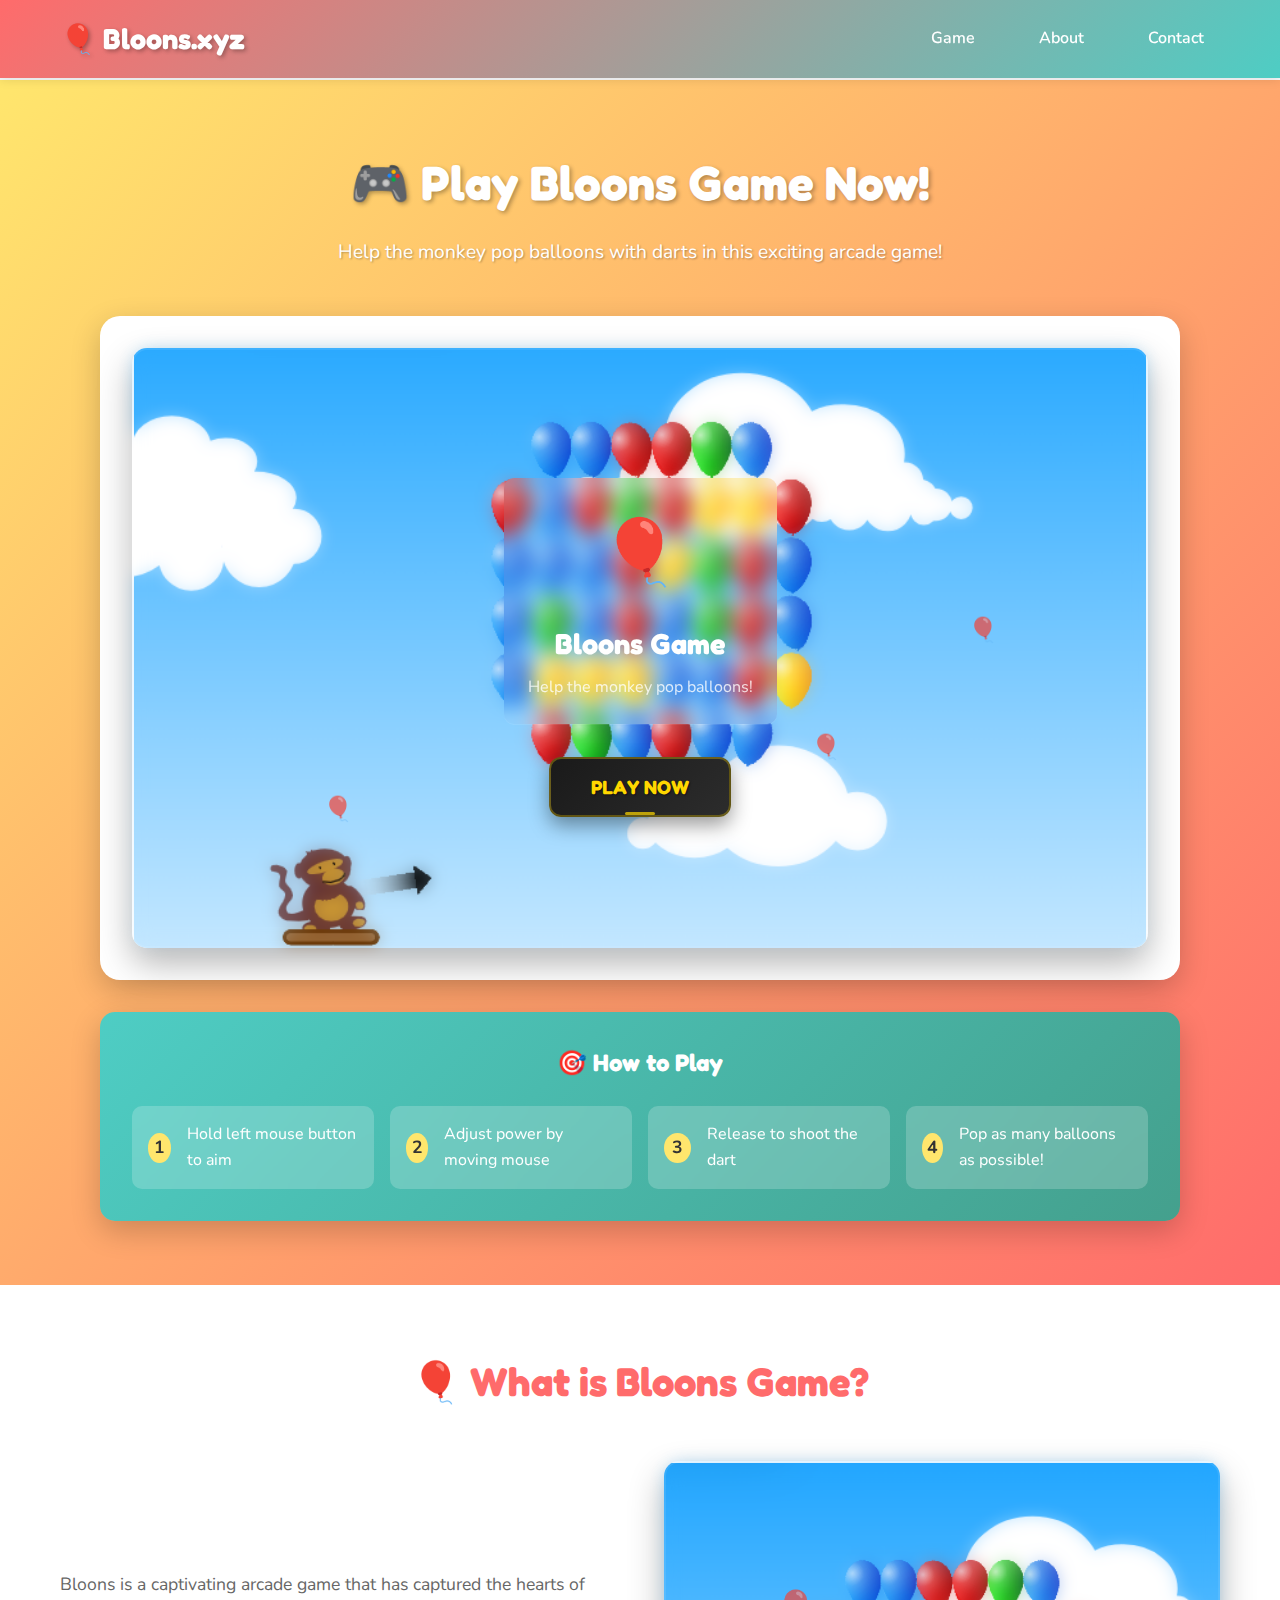
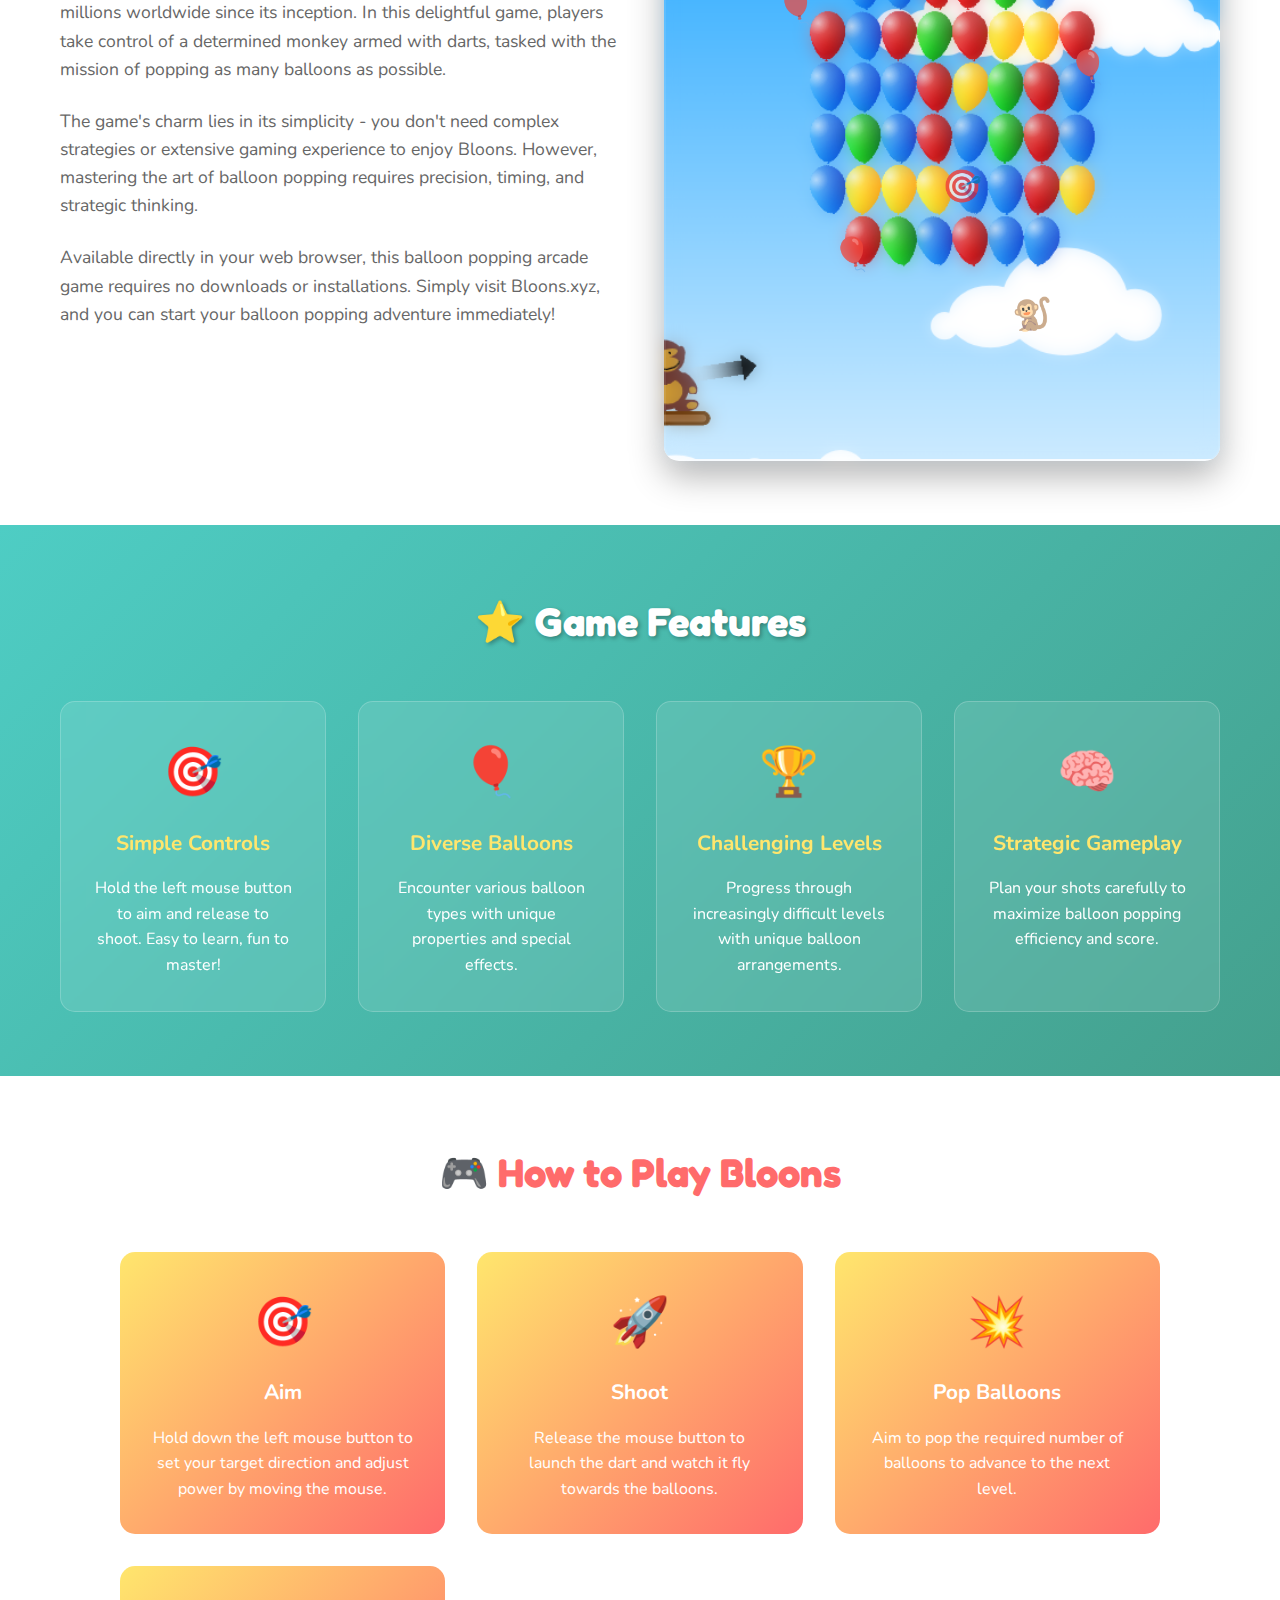
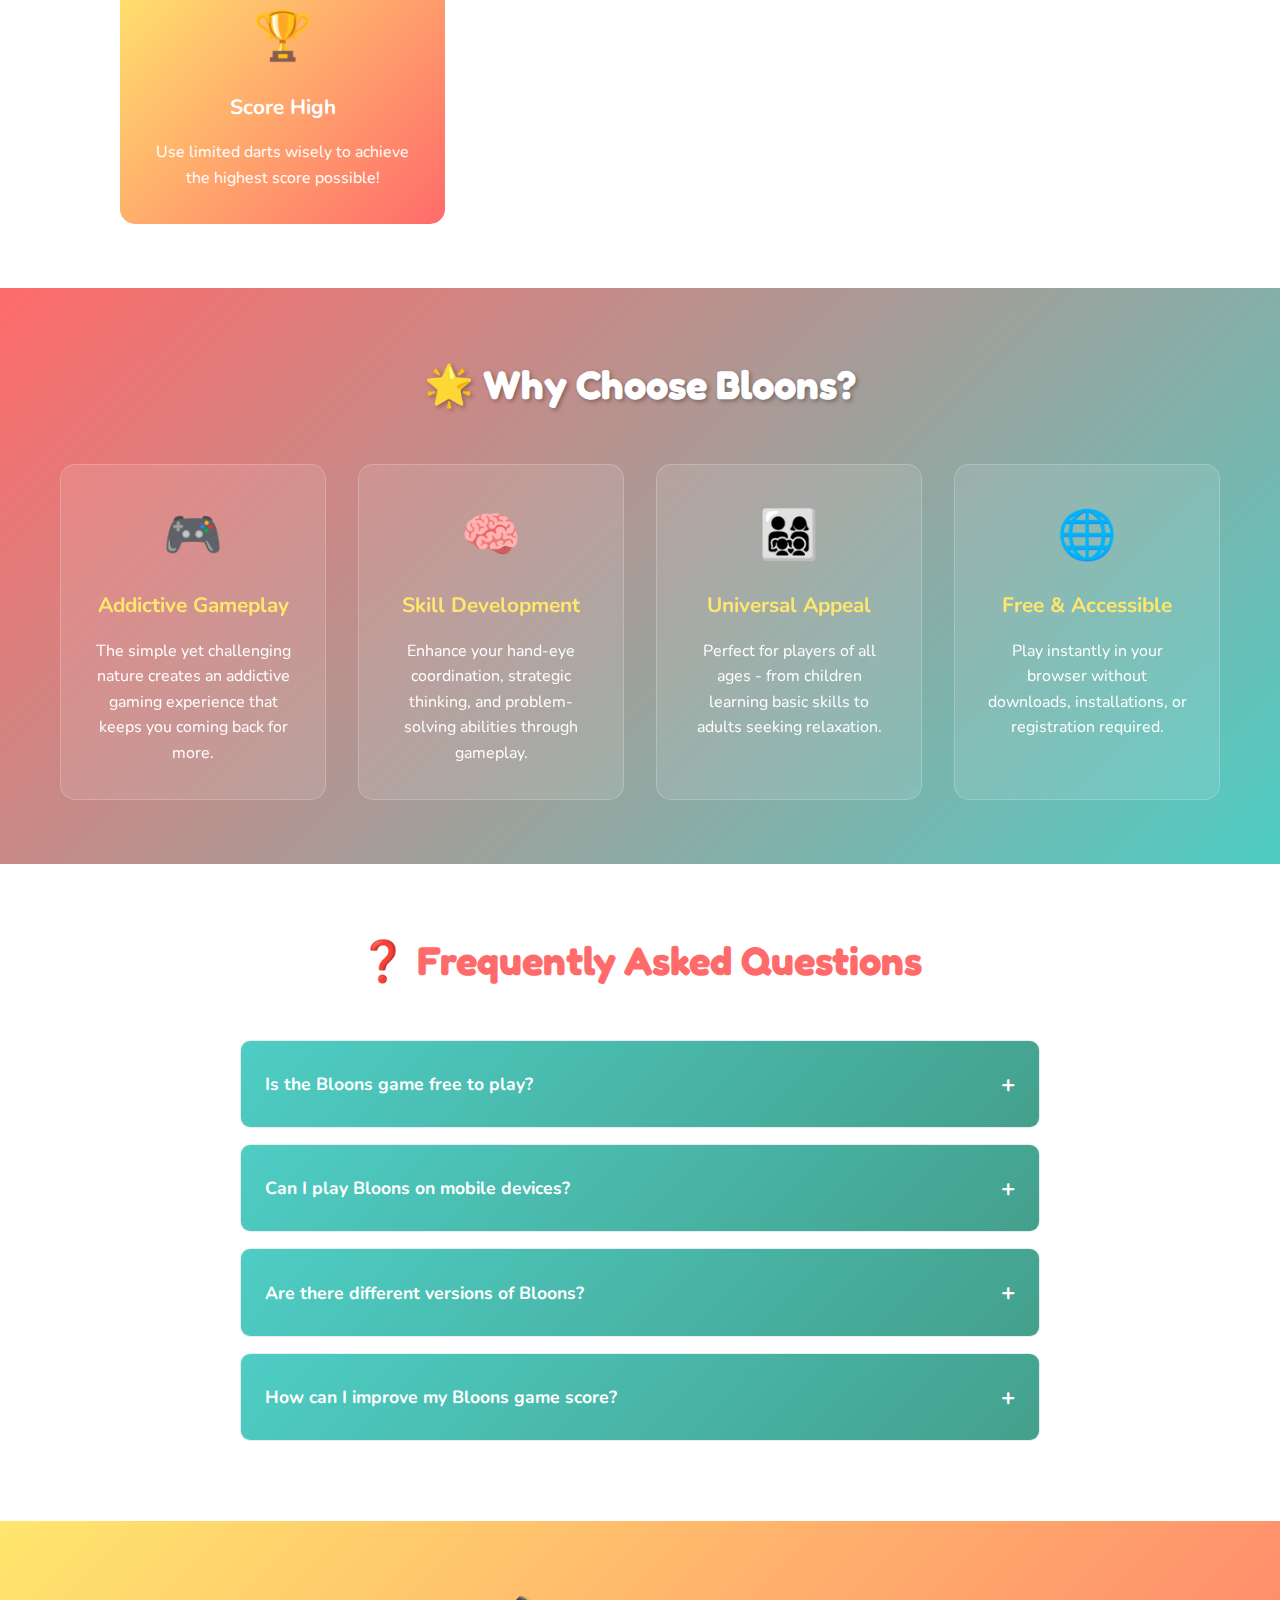
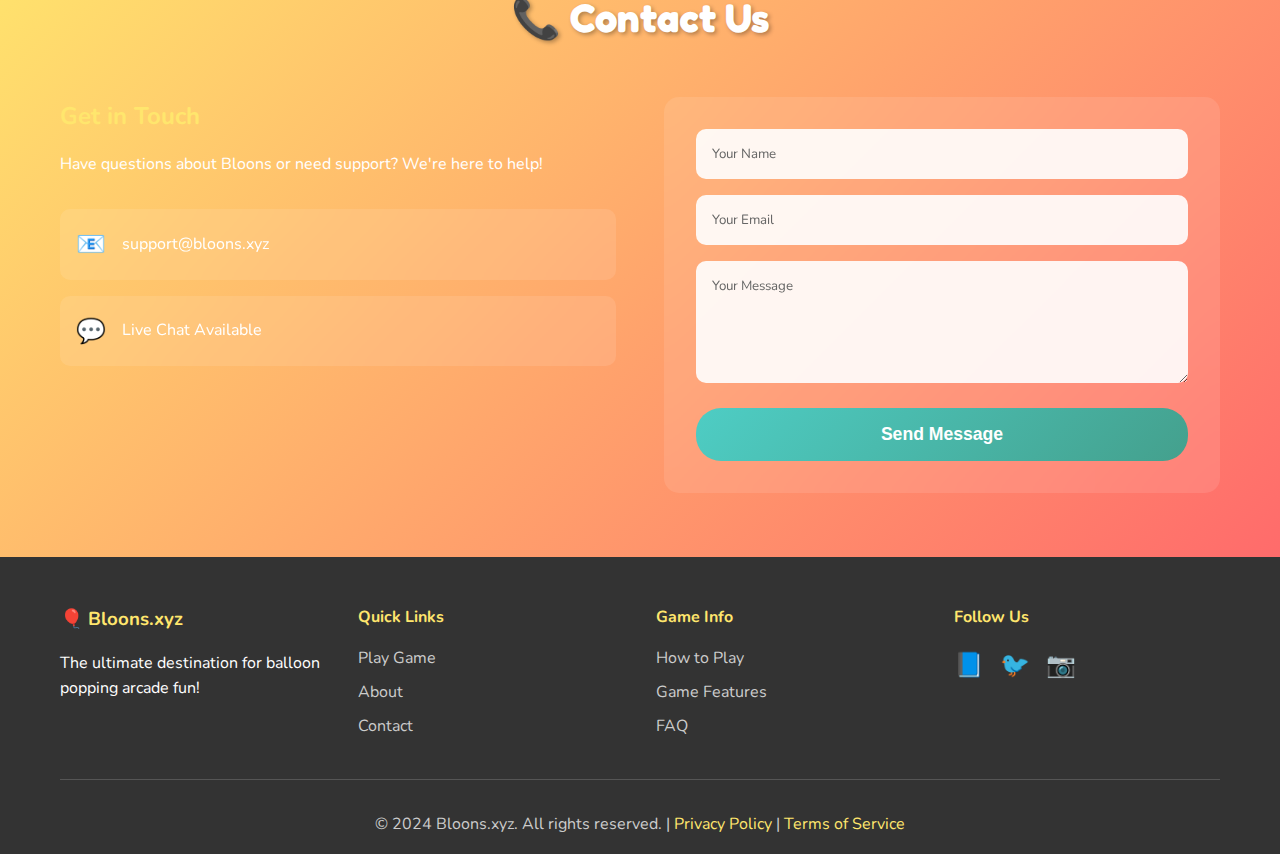
<file: index.html>
<!DOCTYPE html>
<html lang="en">
<head>
    <meta charset="UTF-8">
    <meta name="viewport" content="width=device-width, initial-scale=1.0">
    <title>Bloons Game - Play Free Balloon Popping Arcade Online | Bloons.xyz</title>
    <meta name="description" content="Play Bloons game free online! Help the monkey pop balloons with darts in this addictive arcade game. Simple controls, challenging levels, endless fun at Bloons.xyz">
    <meta name="keywords" content="Bloons, balloon popping arcade game, free online games, monkey dart game, arcade games">
    <meta name="author" content="Bloons.xyz">
    <link rel="stylesheet" href="styles.css">
    <link href="https://fonts.googleapis.com/css2?family=Fredoka+One:wght@400&family=Nunito:wght@400;600;700&display=swap" rel="stylesheet">
    <link rel="icon" type="image/svg+xml" href="favicon.svg">
    <link rel="apple-touch-icon" href="icon-192.svg">
    <link rel="manifest" href="manifest.json">
    
    <!-- Google tag (gtag.js) -->
    <script async src="https://www.googletagmanager.com/gtag/js?id=G-GKGJ4Y5ZN8"></script>
    <script>
      window.dataLayer = window.dataLayer || [];
      function gtag(){dataLayer.push(arguments);}
      gtag('js', new Date());

      gtag('config', 'G-GKGJ4Y5ZN8');
    </script>
    
    <!-- Google AdSense -->
    <meta name="google-adsense-account" content="ca-pub-1893638941587898">
    <script async src="https://pagead2.googlesyndication.com/pagead/js/adsbygoogle.js?client=ca-pub-1893638941587898"
         crossorigin="anonymous"></script>
</head>
<body>
    <!-- Navigation -->
    <nav class="navbar">
        <div class="nav-container">
            <div class="nav-logo">
                <h1>🎈 Bloons.xyz</h1>
            </div>
            <ul class="nav-menu">
                <li><a href="#game" class="nav-link">Game</a></li>
                <li><a href="#about" class="nav-link">About</a></li>
                <li><a href="#contact" class="nav-link">Contact</a></li>
            </ul>
            <div class="hamburger">
                <span class="bar"></span>
                <span class="bar"></span>
                <span class="bar"></span>
            </div>
        </div>
    </nav>

    <!-- Hero Game Section -->
    <section id="game" class="hero-game">
        <div class="game-header">
            <h2>🎮 Play Bloons Game Now!</h2>
            <p>Help the monkey pop balloons with darts in this exciting arcade game!</p>
        </div>
        <div class="game-container">
            <div class="game-preview" id="gamePreview">
                <div class="game-thumbnail">
                    <div class="thumbnail-content">
                        <div class="game-icon">🎈</div>
                        <h3>Bloons Game</h3>
                        <p>Help the monkey pop balloons!</p>
                    </div>
                </div>
                <button class="play-now-btn" id="playNowBtn">
                    <span class="btn-text">PLAY NOW</span>
                    <div class="btn-indicator"></div>
                </button>
            </div>
            <div class="game-iframe-wrapper" id="gameIframe" style="display: none;">
                <div class="iframe-background">
                        <iframe 
                            src="https://www.miniplay.com/embed/bloons"
                            width="100%" 
                            height="600" 
                            frameborder="0" 
                            allowfullscreen
                            title="Bloons Game"
                            loading="lazy">
                        </iframe>
                </div>
            </div>
        </div>
        
        <div class="game-instructions">
                    <h3>🎯 How to Play</h3>
                    <div class="instruction-steps">
                        <div class="step">
                            <span class="step-number">1</span>
                            <p>Hold left mouse button to aim</p>
                        </div>
                        <div class="step">
                            <span class="step-number">2</span>
                            <p>Adjust power by moving mouse</p>
                        </div>
                        <div class="step">
                            <span class="step-number">3</span>
                            <p>Release to shoot the dart</p>
                        </div>
                        <div class="step">
                            <span class="step-number">4</span>
                            <p>Pop as many balloons as possible!</p>
                        </div>
                    </div>
                </div>
        </div>
    </section>

    <!-- What is Bloons Section -->
    <section class="what-is-bloons">
        <div class="container">
            <h2>🎈 What is Bloons Game?</h2>
            <div class="content-grid">
                <div class="text-content">
                    <p>Bloons is a captivating arcade game that has captured the hearts of millions worldwide since its inception. In this delightful game, players take control of a determined monkey armed with darts, tasked with the mission of popping as many balloons as possible.</p>
                    <p>The game's charm lies in its simplicity - you don't need complex strategies or extensive gaming experience to enjoy Bloons. However, mastering the art of balloon popping requires precision, timing, and strategic thinking.</p>
                    <p>Available directly in your web browser, this balloon popping arcade game requires no downloads or installations. Simply visit Bloons.xyz, and you can start your balloon popping adventure immediately!</p>
                </div>
                <div class="image-content">
                    <div class="game-preview">
                        <div class="balloon balloon-1">🎈</div>
                        <div class="balloon balloon-2">🎈</div>
                        <div class="balloon balloon-3">🎈</div>
                        <div class="monkey">🐒</div>
                        <div class="dart">🎯</div>
                    </div>
                </div>
            </div>
        </div>
    </section>

    <!-- Game Features Section -->
    <section class="game-features">
        <div class="container">
            <h2>⭐ Game Features</h2>
            <div class="features-grid">
                <div class="feature-card">
                    <div class="feature-icon">🎯</div>
                    <h3>Simple Controls</h3>
                    <p>Hold the left mouse button to aim and release to shoot. Easy to learn, fun to master!</p>
                </div>
                <div class="feature-card">
                    <div class="feature-icon">🎈</div>
                    <h3>Diverse Balloons</h3>
                    <p>Encounter various balloon types with unique properties and special effects.</p>
                </div>
                <div class="feature-card">
                    <div class="feature-icon">🏆</div>
                    <h3>Challenging Levels</h3>
                    <p>Progress through increasingly difficult levels with unique balloon arrangements.</p>
                </div>
                <div class="feature-card">
                    <div class="feature-icon">🧠</div>
                    <h3>Strategic Gameplay</h3>
                    <p>Plan your shots carefully to maximize balloon popping efficiency and score.</p>
                </div>
            </div>
        </div>
    </section>

    <!-- How to Play Section -->
    <section class="how-to-play">
        <div class="container">
            <h2>🎮 How to Play Bloons</h2>
        </div>
        <div class="play-steps">
                <div class="play-step">
                    <div class="step-icon">🎯</div>
                    <h3>Aim</h3>
                    <p>Hold down the left mouse button to set your target direction and adjust power by moving the mouse.</p>
                </div>
                <div class="play-step">
                    <div class="step-icon">🚀</div>
                    <h3>Shoot</h3>
                    <p>Release the mouse button to launch the dart and watch it fly towards the balloons.</p>
                </div>
                <div class="play-step">
                    <div class="step-icon">💥</div>
                    <h3>Pop Balloons</h3>
                    <p>Aim to pop the required number of balloons to advance to the next level.</p>
                </div>
                <div class="play-step">
                    <div class="step-icon">🏆</div>
                    <h3>Score High</h3>
                    <p>Use limited darts wisely to achieve the highest score possible!</p>
                </div>
        </div>
    </section>

    <!-- Why Choose Section -->
    <section class="why-choose">
        <div class="container">
            <h2>🌟 Why Choose Bloons?</h2>
            <div class="benefits-grid">
                <div class="benefit-item">
                    <div class="benefit-icon">🎮</div>
                    <h3>Addictive Gameplay</h3>
                    <p>The simple yet challenging nature creates an addictive gaming experience that keeps you coming back for more.</p>
                </div>
                <div class="benefit-item">
                    <div class="benefit-icon">🧠</div>
                    <h3>Skill Development</h3>
                    <p>Enhance your hand-eye coordination, strategic thinking, and problem-solving abilities through gameplay.</p>
                </div>
                <div class="benefit-item">
                    <div class="benefit-icon">👨‍👩‍👧‍👦</div>
                    <h3>Universal Appeal</h3>
                    <p>Perfect for players of all ages - from children learning basic skills to adults seeking relaxation.</p>
                </div>
                <div class="benefit-item">
                    <div class="benefit-icon">🌐</div>
                    <h3>Free & Accessible</h3>
                    <p>Play instantly in your browser without downloads, installations, or registration required.</p>
                </div>
            </div>
        </div>
    </section>

    <!-- FAQ Section -->
    <section class="faq">
        <div class="container">
            <h2>❓ Frequently Asked Questions</h2>
            <div class="faq-list">
                <div class="faq-item">
                    <div class="faq-question">
                        <h3>Is the Bloons game free to play?</h3>
                        <span class="faq-toggle">+</span>
                    </div>
                    <div class="faq-answer">
                        <p>Yes, Bloons is completely free to play on Bloons.xyz. No registration, downloads, or payments are required to enjoy this balloon popping arcade game.</p>
                    </div>
                </div>
                <div class="faq-item">
                    <div class="faq-question">
                        <h3>Can I play Bloons on mobile devices?</h3>
                        <span class="faq-toggle">+</span>
                    </div>
                    <div class="faq-answer">
                        <p>While the original Bloons game is optimized for web browsers, there are mobile versions available. For the best experience, we recommend playing on Bloons.xyz using your device's web browser.</p>
                    </div>
                </div>
                <div class="faq-item">
                    <div class="faq-question">
                        <h3>Are there different versions of Bloons?</h3>
                        <span class="faq-toggle">+</span>
                    </div>
                    <div class="faq-answer">
                        <p>Yes, the Bloons franchise includes multiple games: Bloons (original balloon popping arcade game), Bloons Tower Defense (strategy-based version), Bloons Super Monkey (action-oriented gameplay), and various other spin-offs and sequels.</p>
                    </div>
                </div>
                <div class="faq-item">
                    <div class="faq-question">
                        <h3>How can I improve my Bloons game score?</h3>
                        <span class="faq-toggle">+</span>
                    </div>
                    <div class="faq-answer">
                        <p>To improve your Bloons score: practice precise aiming and power control, study balloon patterns and plan your shots strategically, learn to maximize dart efficiency by hitting multiple balloons, and take advantage of special balloon properties and effects.</p>
                    </div>
                </div>
            </div>
        </div>
    </section>

    <!-- Contact Section -->
    <section id="contact" class="contact">
        <div class="container">
            <h2>📞 Contact Us</h2>
            <div class="contact-content">
                <div class="contact-info">
                    <h3>Get in Touch</h3>
                    <p>Have questions about Bloons or need support? We're here to help!</p>
                    <div class="contact-methods">
                        <div class="contact-method">
                            <span class="contact-icon">📧</span>
                            <span>support@bloons.xyz</span>
                        </div>
                        <div class="contact-method">
                            <span class="contact-icon">💬</span>
                            <span>Live Chat Available</span>
                        </div>
                    </div>
                </div>
                <div class="contact-form">
                    <form>
                        <input type="text" placeholder="Your Name" required>
                        <input type="email" placeholder="Your Email" required>
                        <textarea placeholder="Your Message" rows="5" required></textarea>
                        <button type="submit" class="submit-btn">Send Message</button>
                    </form>
                </div>
            </div>
        </div>
    </section>

    <!-- Footer -->
    <footer class="footer">
        <div class="container">
            <div class="footer-content">
                <div class="footer-section">
                    <h3>🎈 Bloons.xyz</h3>
                    <p>The ultimate destination for balloon popping arcade fun!</p>
                </div>
                <div class="footer-section">
                    <h4>Quick Links</h4>
                    <ul>
                        <li><a href="#game">Play Game</a></li>
                        <li><a href="#about">About</a></li>
                        <li><a href="#contact">Contact</a></li>
                    </ul>
                </div>
                <div class="footer-section">
                    <h4>Game Info</h4>
                    <ul>
                        <li><a href="#">How to Play</a></li>
                        <li><a href="#">Game Features</a></li>
                        <li><a href="#">FAQ</a></li>
                    </ul>
                </div>
                <div class="footer-section">
                    <h4>Follow Us</h4>
                    <div class="social-links">
                        <a href="#" class="social-link">📘</a>
                        <a href="#" class="social-link">🐦</a>
                        <a href="#" class="social-link">📷</a>
                    </div>
                </div>
            </div>
            <div class="footer-bottom">
                <p>&copy; 2024 Bloons.xyz. All rights reserved. | <a href="#privacy">Privacy Policy</a> | <a href="#terms">Terms of Service</a></p>
            </div>
        </div>
    </footer>

    <script src="script.js"></script>
</body>
</html>
</file>
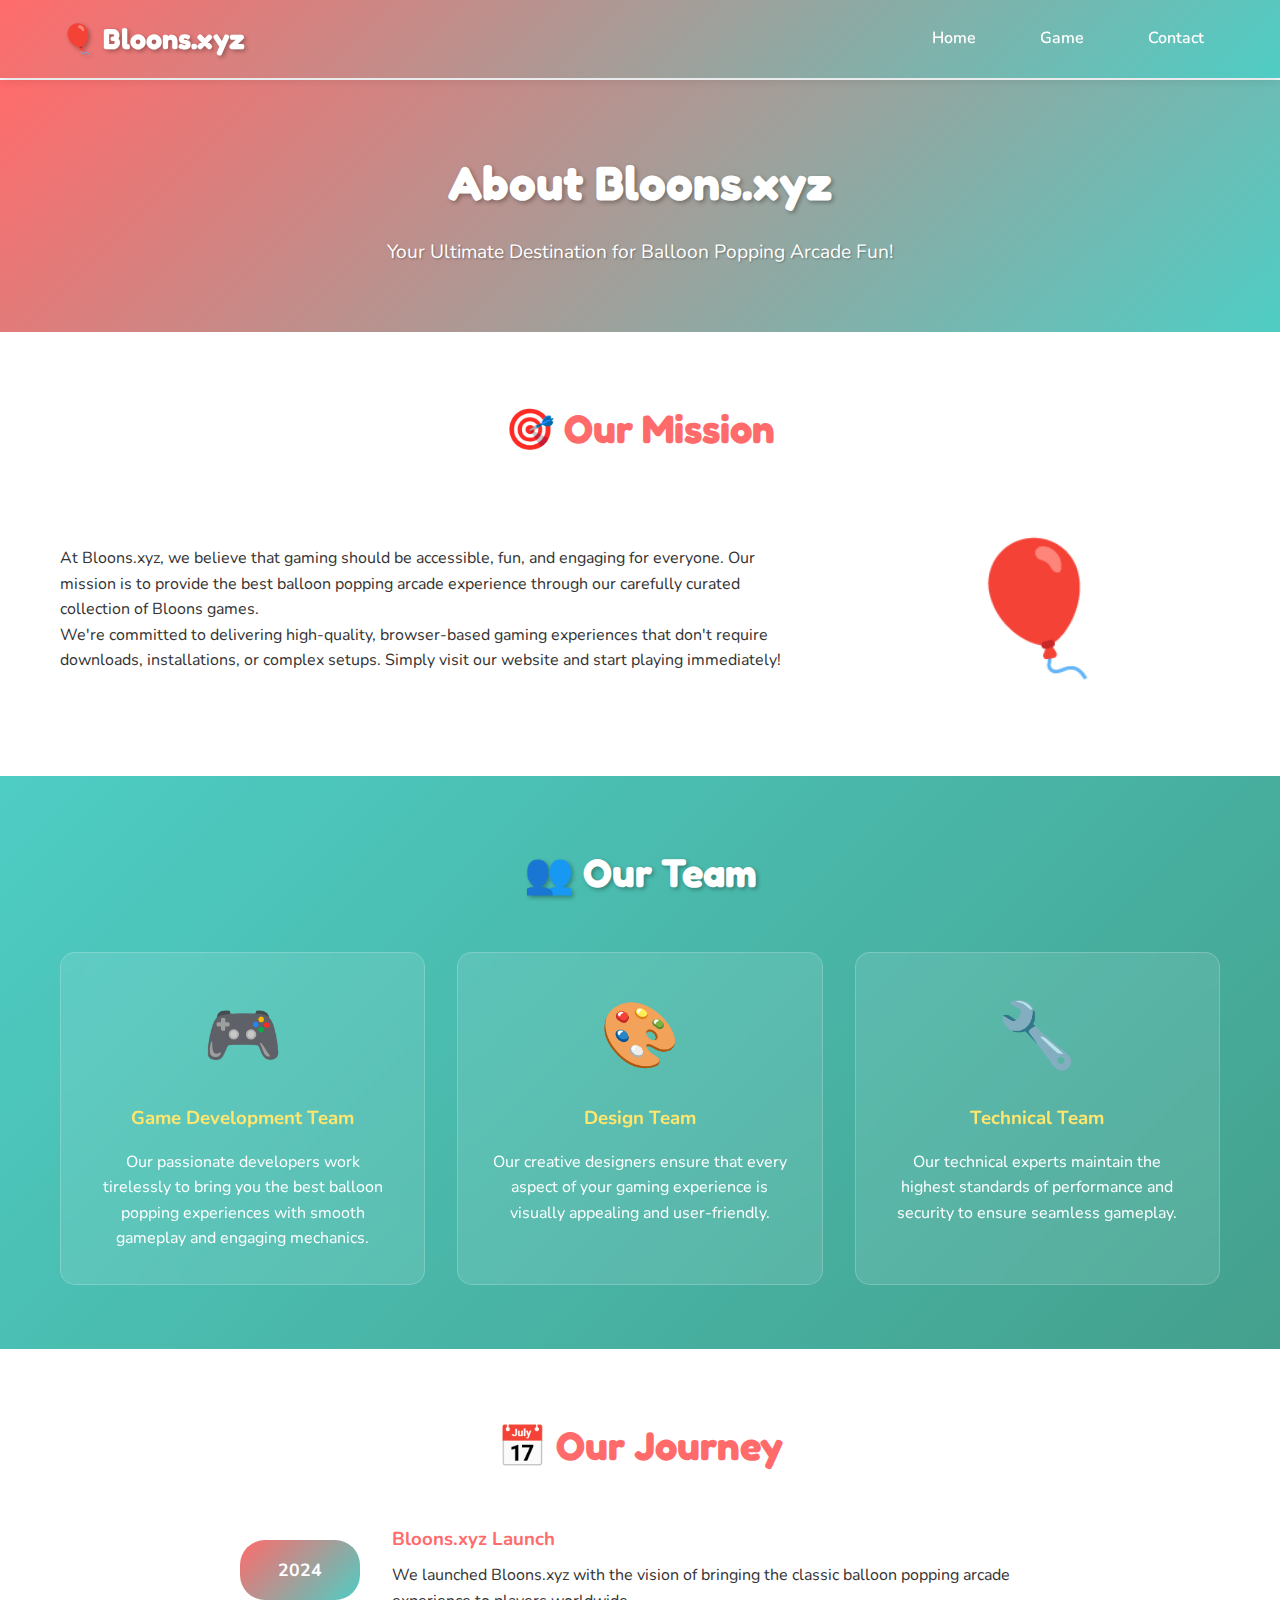
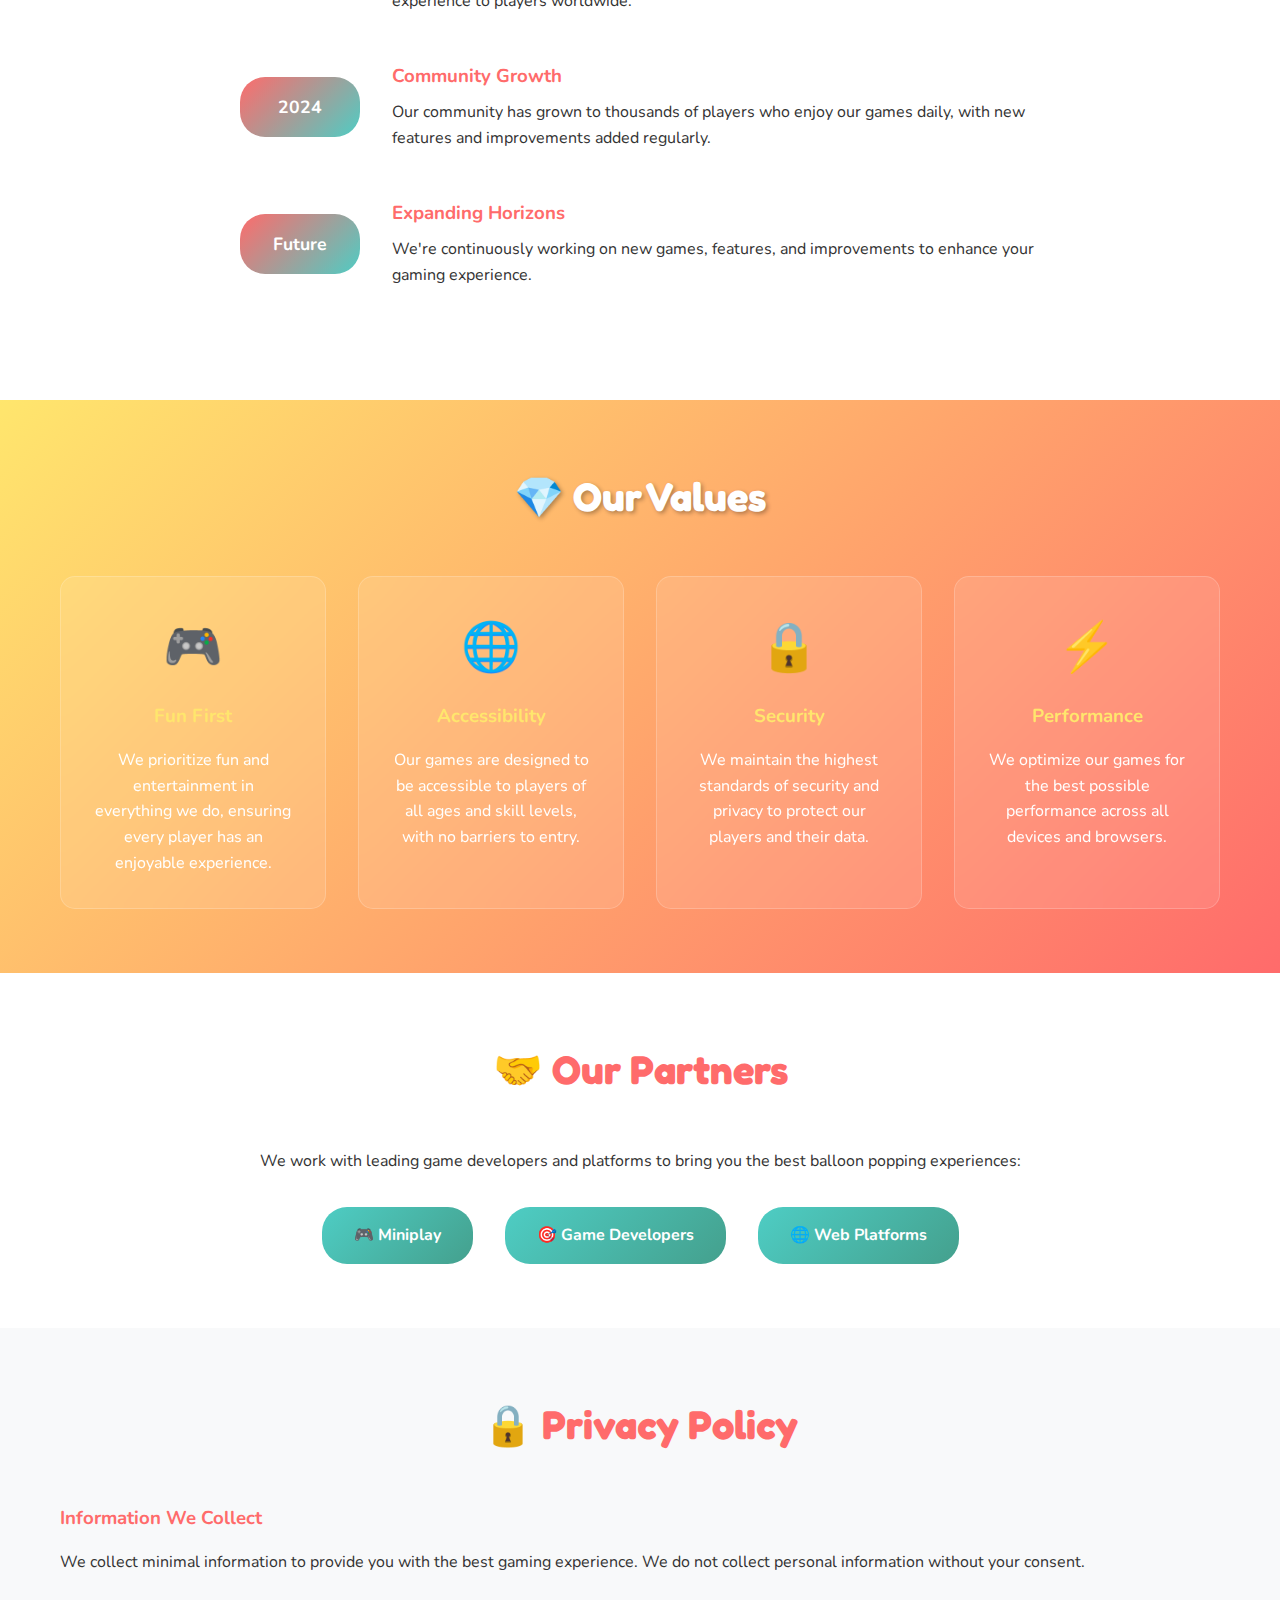
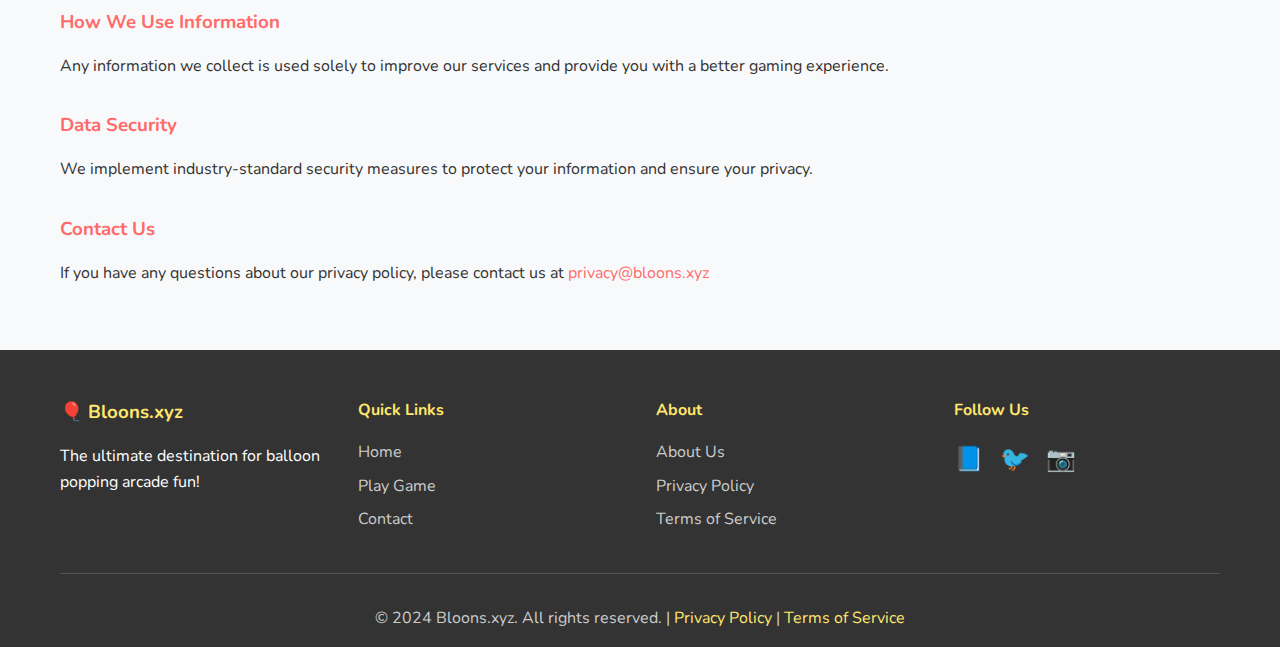
<file: about.html>
<!DOCTYPE html>
<html lang="en">
<head>
    <meta charset="UTF-8">
    <meta name="viewport" content="width=device-width, initial-scale=1.0">
    <title>About Us - Bloons.xyz | Your Ultimate Balloon Popping Destination</title>
    <meta name="description" content="Learn about Bloons.xyz - your premier destination for balloon popping arcade games. Discover our mission, team, and commitment to providing the best gaming experience.">
    <meta name="keywords" content="about bloons, balloon popping games, arcade games, gaming website, bloons.xyz">
    <link rel="stylesheet" href="styles.css">
    <link href="https://fonts.googleapis.com/css2?family=Fredoka+One:wght@400&family=Nunito:wght@400;600;700&display=swap" rel="stylesheet">
    
    <!-- Google tag (gtag.js) -->
    <script async src="https://www.googletagmanager.com/gtag/js?id=G-GKGJ4Y5ZN8"></script>
    <script>
      window.dataLayer = window.dataLayer || [];
      function gtag(){dataLayer.push(arguments);}
      gtag('js', new Date());

      gtag('config', 'G-GKGJ4Y5ZN8');
    </script>
    
    <!-- Google AdSense -->
    <meta name="google-adsense-account" content="ca-pub-1893638941587898">
    <script async src="https://pagead2.googlesyndication.com/pagead/js/adsbygoogle.js?client=ca-pub-1893638941587898"
         crossorigin="anonymous"></script>
</head>
<body>
    <!-- Navigation -->
    <nav class="navbar">
        <div class="nav-container">
            <div class="nav-logo">
                <h1><a href="index.html" style="color: white; text-decoration: none;">🎈 Bloons.xyz</a></h1>
            </div>
            <ul class="nav-menu">
                <li><a href="index.html" class="nav-link">Home</a></li>
                <li><a href="index.html#game" class="nav-link">Game</a></li>
                <li><a href="index.html#contact" class="nav-link">Contact</a></li>
            </ul>
            <div class="hamburger">
                <span class="bar"></span>
                <span class="bar"></span>
                <span class="bar"></span>
            </div>
        </div>
    </nav>

    <!-- About Hero Section -->
    <section class="about-hero">
        <div class="container">
            <h1>About Bloons.xyz</h1>
            <p>Your Ultimate Destination for Balloon Popping Arcade Fun!</p>
        </div>
    </section>

    <!-- Mission Section -->
    <section class="mission">
        <div class="container">
            <h2>🎯 Our Mission</h2>
            <div class="mission-content">
                <div class="mission-text">
                    <p>At Bloons.xyz, we believe that gaming should be accessible, fun, and engaging for everyone. Our mission is to provide the best balloon popping arcade experience through our carefully curated collection of Bloons games.</p>
                    <p>We're committed to delivering high-quality, browser-based gaming experiences that don't require downloads, installations, or complex setups. Simply visit our website and start playing immediately!</p>
                </div>
                <div class="mission-visual">
                    <div class="mission-icon">🎈</div>
                </div>
            </div>
        </div>
    </section>

    <!-- Team Section -->
    <section class="team">
        <div class="container">
            <h2>👥 Our Team</h2>
            <div class="team-grid">
                <div class="team-member">
                    <div class="member-avatar">🎮</div>
                    <h3>Game Development Team</h3>
                    <p>Our passionate developers work tirelessly to bring you the best balloon popping experiences with smooth gameplay and engaging mechanics.</p>
                </div>
                <div class="team-member">
                    <div class="member-avatar">🎨</div>
                    <h3>Design Team</h3>
                    <p>Our creative designers ensure that every aspect of your gaming experience is visually appealing and user-friendly.</p>
                </div>
                <div class="team-member">
                    <div class="member-avatar">🔧</div>
                    <h3>Technical Team</h3>
                    <p>Our technical experts maintain the highest standards of performance and security to ensure seamless gameplay.</p>
                </div>
            </div>
        </div>
    </section>

    <!-- History Section -->
    <section class="history">
        <div class="container">
            <h2>📅 Our Journey</h2>
            <div class="timeline">
                <div class="timeline-item">
                    <div class="timeline-year">2024</div>
                    <div class="timeline-content">
                        <h3>Bloons.xyz Launch</h3>
                        <p>We launched Bloons.xyz with the vision of bringing the classic balloon popping arcade experience to players worldwide.</p>
                    </div>
                </div>
                <div class="timeline-item">
                    <div class="timeline-year">2024</div>
                    <div class="timeline-content">
                        <h3>Community Growth</h3>
                        <p>Our community has grown to thousands of players who enjoy our games daily, with new features and improvements added regularly.</p>
                    </div>
                </div>
                <div class="timeline-item">
                    <div class="timeline-year">Future</div>
                    <div class="timeline-content">
                        <h3>Expanding Horizons</h3>
                        <p>We're continuously working on new games, features, and improvements to enhance your gaming experience.</p>
                    </div>
                </div>
            </div>
        </div>
    </section>

    <!-- Values Section -->
    <section class="values">
        <div class="container">
            <h2>💎 Our Values</h2>
            <div class="values-grid">
                <div class="value-item">
                    <div class="value-icon">🎮</div>
                    <h3>Fun First</h3>
                    <p>We prioritize fun and entertainment in everything we do, ensuring every player has an enjoyable experience.</p>
                </div>
                <div class="value-item">
                    <div class="value-icon">🌐</div>
                    <h3>Accessibility</h3>
                    <p>Our games are designed to be accessible to players of all ages and skill levels, with no barriers to entry.</p>
                </div>
                <div class="value-item">
                    <div class="value-icon">🔒</div>
                    <h3>Security</h3>
                    <p>We maintain the highest standards of security and privacy to protect our players and their data.</p>
                </div>
                <div class="value-item">
                    <div class="value-icon">⚡</div>
                    <h3>Performance</h3>
                    <p>We optimize our games for the best possible performance across all devices and browsers.</p>
                </div>
            </div>
        </div>
    </section>

    <!-- Partners Section -->
    <section class="partners">
        <div class="container">
            <h2>🤝 Our Partners</h2>
            <div class="partners-content">
                <p>We work with leading game developers and platforms to bring you the best balloon popping experiences:</p>
                <div class="partner-logos">
                    <div class="partner-logo">🎮 Miniplay</div>
                    <div class="partner-logo">🎯 Game Developers</div>
                    <div class="partner-logo">🌐 Web Platforms</div>
                </div>
            </div>
        </div>
    </section>

    <!-- Privacy Policy Section -->
    <section class="privacy">
        <div class="container">
            <h2>🔒 Privacy Policy</h2>
            <div class="privacy-content">
                <h3>Information We Collect</h3>
                <p>We collect minimal information to provide you with the best gaming experience. We do not collect personal information without your consent.</p>
                
                <h3>How We Use Information</h3>
                <p>Any information we collect is used solely to improve our services and provide you with a better gaming experience.</p>
                
                <h3>Data Security</h3>
                <p>We implement industry-standard security measures to protect your information and ensure your privacy.</p>
                
                <h3>Contact Us</h3>
                <p>If you have any questions about our privacy policy, please contact us at <a href="mailto:privacy@bloons.xyz">privacy@bloons.xyz</a></p>
            </div>
        </div>
    </section>

    <!-- Footer -->
    <footer class="footer">
        <div class="container">
            <div class="footer-content">
                <div class="footer-section">
                    <h3>🎈 Bloons.xyz</h3>
                    <p>The ultimate destination for balloon popping arcade fun!</p>
                </div>
                <div class="footer-section">
                    <h4>Quick Links</h4>
                    <ul>
                        <li><a href="index.html">Home</a></li>
                        <li><a href="index.html#game">Play Game</a></li>
                        <li><a href="index.html#contact">Contact</a></li>
                    </ul>
                </div>
                <div class="footer-section">
                    <h4>About</h4>
                    <ul>
                        <li><a href="about.html">About Us</a></li>
                        <li><a href="#privacy">Privacy Policy</a></li>
                        <li><a href="#terms">Terms of Service</a></li>
                    </ul>
                </div>
                <div class="footer-section">
                    <h4>Follow Us</h4>
                    <div class="social-links">
                        <a href="#" class="social-link">📘</a>
                        <a href="#" class="social-link">🐦</a>
                        <a href="#" class="social-link">📷</a>
                    </div>
                </div>
            </div>
            <div class="footer-bottom">
                <p>&copy; 2024 Bloons.xyz. All rights reserved. | <a href="#privacy">Privacy Policy</a> | <a href="#terms">Terms of Service</a></p>
            </div>
        </div>
    </footer>

    <script src="script.js"></script>
</body>
</html>
</file>
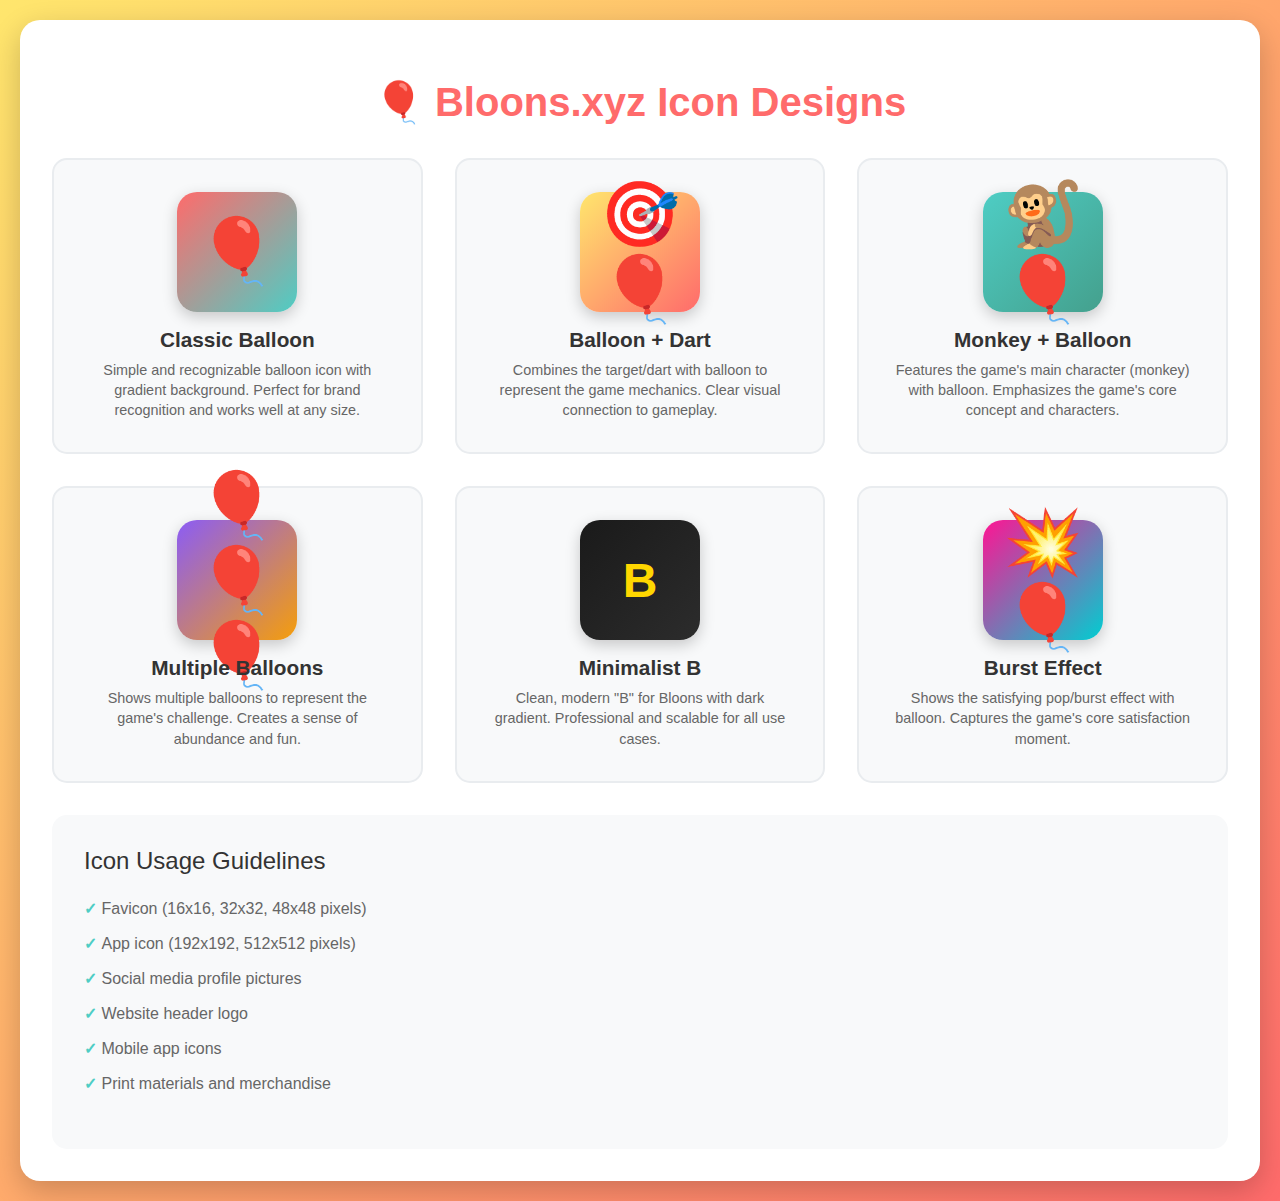
<file: icon-designs.html>
<!DOCTYPE html>
<html lang="en">
<head>
    <meta charset="UTF-8">
    <meta name="viewport" content="width=device-width, initial-scale=1.0">
    <title>Bloons.xyz Icon Designs</title>
    <style>
        body {
            font-family: 'Arial', sans-serif;
            background: linear-gradient(135deg, #FFE66D, #FF6B6B);
            margin: 0;
            padding: 20px;
            min-height: 100vh;
        }
        
        .container {
            max-width: 1200px;
            margin: 0 auto;
            background: white;
            border-radius: 20px;
            padding: 2rem;
            box-shadow: 0 10px 30px rgba(0,0,0,0.2);
        }
        
        h1 {
            text-align: center;
            color: #FF6B6B;
            font-size: 2.5rem;
            margin-bottom: 2rem;
        }
        
        .icon-grid {
            display: grid;
            grid-template-columns: repeat(auto-fit, minmax(300px, 1fr));
            gap: 2rem;
            margin-bottom: 2rem;
        }
        
        .icon-card {
            background: #f8f9fa;
            border-radius: 15px;
            padding: 2rem;
            text-align: center;
            border: 2px solid #e9ecef;
            transition: transform 0.3s ease;
        }
        
        .icon-card:hover {
            transform: translateY(-5px);
            border-color: #FF6B6B;
        }
        
        .icon-preview {
            width: 120px;
            height: 120px;
            margin: 0 auto 1rem;
            border-radius: 20px;
            display: flex;
            align-items: center;
            justify-content: center;
            font-size: 4rem;
            box-shadow: 0 5px 15px rgba(0,0,0,0.2);
        }
        
        .icon-title {
            font-size: 1.3rem;
            font-weight: bold;
            color: #333;
            margin-bottom: 0.5rem;
        }
        
        .icon-description {
            color: #666;
            font-size: 0.9rem;
            line-height: 1.4;
        }
        
        .icon-1 { background: linear-gradient(135deg, #FF6B6B, #4ECDC4); }
        .icon-2 { background: linear-gradient(135deg, #FFE66D, #FF6B6B); }
        .icon-3 { background: linear-gradient(135deg, #4ECDC4, #44A08D); }
        .icon-4 { background: linear-gradient(135deg, #8B5CF6, #F59E0B); }
        .icon-5 { background: linear-gradient(135deg, #1A1A1A, #2C2C2C); }
        .icon-6 { background: linear-gradient(135deg, #FF1493, #00CED1); }
        
        .usage-section {
            background: #f8f9fa;
            border-radius: 15px;
            padding: 2rem;
            margin-top: 2rem;
        }
        
        .usage-title {
            font-size: 1.5rem;
            color: #333;
            margin-bottom: 1rem;
        }
        
        .usage-list {
            list-style: none;
            padding: 0;
        }
        
        .usage-list li {
            padding: 0.5rem 0;
            color: #666;
        }
        
        .usage-list li:before {
            content: "✓ ";
            color: #4ECDC4;
            font-weight: bold;
        }
    </style>
    
    <!-- Google tag (gtag.js) -->
    <script async src="https://www.googletagmanager.com/gtag/js?id=G-GKGJ4Y5ZN8"></script>
    <script>
      window.dataLayer = window.dataLayer || [];
      function gtag(){dataLayer.push(arguments);}
      gtag('js', new Date());

      gtag('config', 'G-GKGJ4Y5ZN8');
    </script>
    
    <!-- Google AdSense -->
    <meta name="google-adsense-account" content="ca-pub-1893638941587898">
    <script async src="https://pagead2.googlesyndication.com/pagead/js/adsbygoogle.js?client=ca-pub-1893638941587898"
         crossorigin="anonymous"></script>
</head>
<body>
    <div class="container">
        <h1>🎈 Bloons.xyz Icon Designs</h1>
        
        <div class="icon-grid">
            <!-- Icon 1: Classic Balloon -->
            <div class="icon-card">
                <div class="icon-preview icon-1">🎈</div>
                <div class="icon-title">Classic Balloon</div>
                <div class="icon-description">
                    Simple and recognizable balloon icon with gradient background. 
                    Perfect for brand recognition and works well at any size.
                </div>
            </div>
            
            <!-- Icon 2: Balloon with Dart -->
            <div class="icon-card">
                <div class="icon-preview icon-2">🎯🎈</div>
                <div class="icon-title">Balloon + Dart</div>
                <div class="icon-description">
                    Combines the target/dart with balloon to represent the game mechanics. 
                    Clear visual connection to gameplay.
                </div>
            </div>
            
            <!-- Icon 3: Monkey with Balloon -->
            <div class="icon-card">
                <div class="icon-preview icon-3">🐒🎈</div>
                <div class="icon-title">Monkey + Balloon</div>
                <div class="icon-description">
                    Features the game's main character (monkey) with balloon. 
                    Emphasizes the game's core concept and characters.
                </div>
            </div>
            
            <!-- Icon 4: Multiple Balloons -->
            <div class="icon-card">
                <div class="icon-preview icon-4">🎈🎈🎈</div>
                <div class="icon-title">Multiple Balloons</div>
                <div class="icon-description">
                    Shows multiple balloons to represent the game's challenge. 
                    Creates a sense of abundance and fun.
                </div>
            </div>
            
            <!-- Icon 5: Minimalist B -->
            <div class="icon-card">
                <div class="icon-preview icon-5" style="font-size: 3rem; font-weight: bold; color: #FFD700;">B</div>
                <div class="icon-title">Minimalist B</div>
                <div class="icon-description">
                    Clean, modern "B" for Bloons with dark gradient. 
                    Professional and scalable for all use cases.
                </div>
            </div>
            
            <!-- Icon 6: Colorful Burst -->
            <div class="icon-card">
                <div class="icon-preview icon-6">💥🎈</div>
                <div class="icon-title">Burst Effect</div>
                <div class="icon-description">
                    Shows the satisfying pop/burst effect with balloon. 
                    Captures the game's core satisfaction moment.
                </div>
            </div>
        </div>
        
        <div class="usage-section">
            <div class="usage-title">Icon Usage Guidelines</div>
            <ul class="usage-list">
                <li>Favicon (16x16, 32x32, 48x48 pixels)</li>
                <li>App icon (192x192, 512x512 pixels)</li>
                <li>Social media profile pictures</li>
                <li>Website header logo</li>
                <li>Mobile app icons</li>
                <li>Print materials and merchandise</li>
            </ul>
        </div>
    </div>
</body>
</html>
</file>
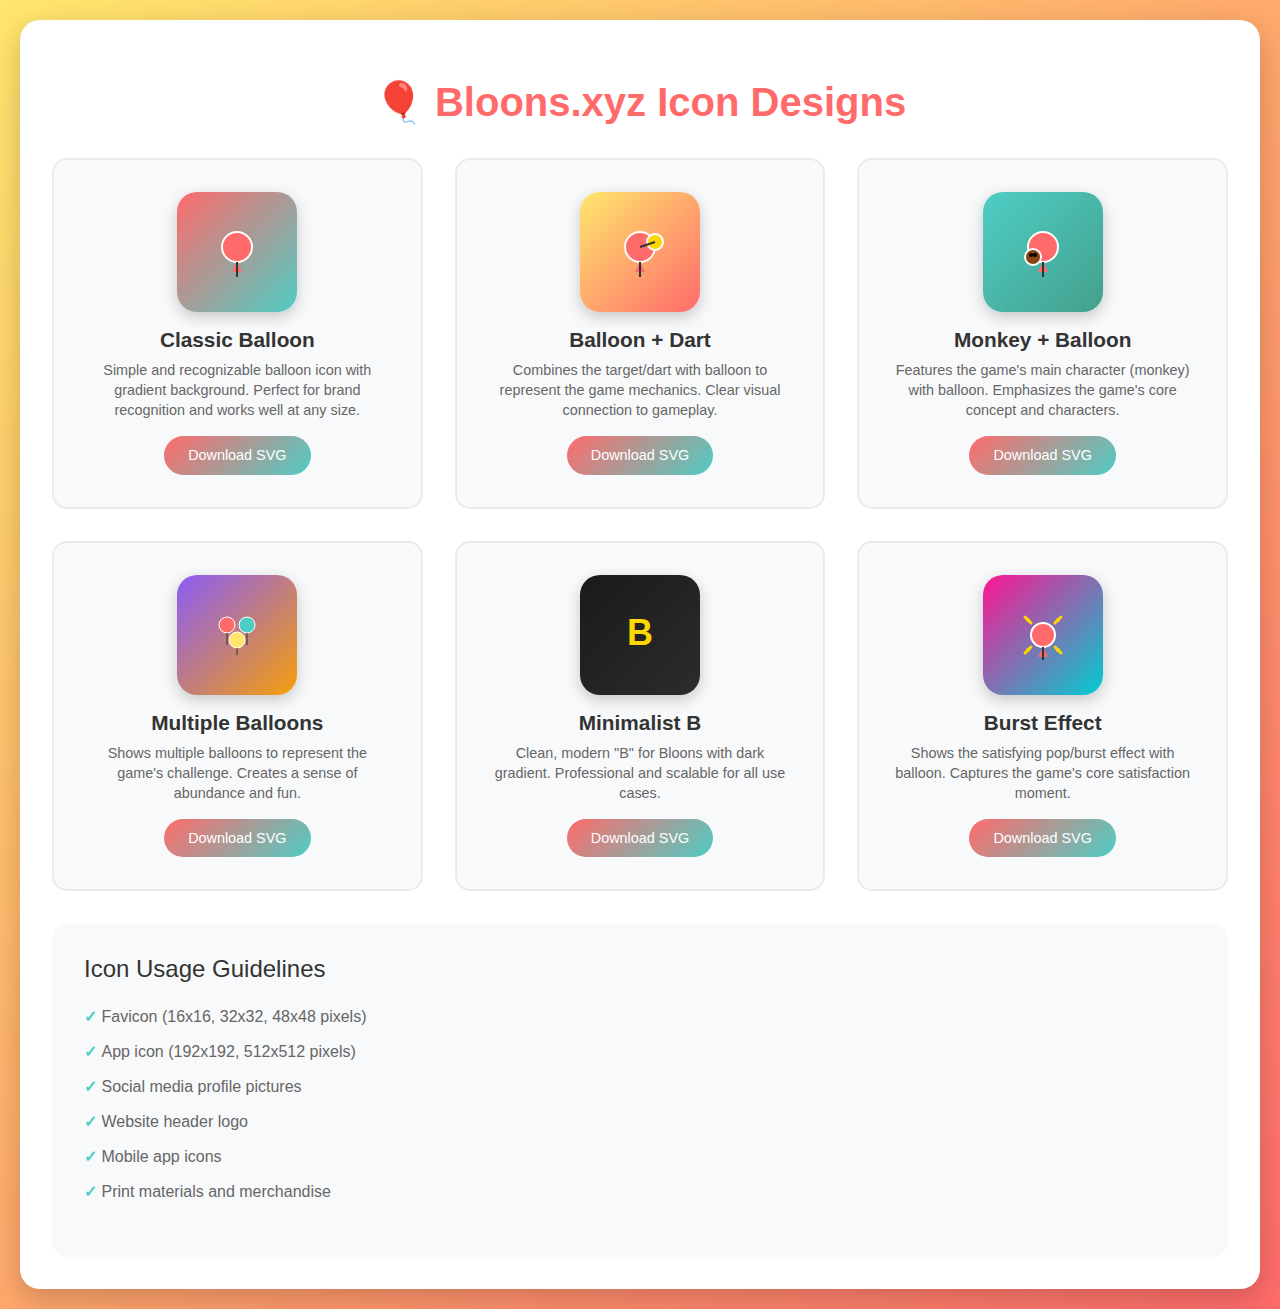
<file: icon-showcase.html>
<!DOCTYPE html>
<html lang="en">
<head>
    <meta charset="UTF-8">
    <meta name="viewport" content="width=device-width, initial-scale=1.0">
    <title>Bloons.xyz Icon Showcase</title>
    <style>
        body {
            font-family: 'Arial', sans-serif;
            background: linear-gradient(135deg, #FFE66D, #FF6B6B);
            margin: 0;
            padding: 20px;
            min-height: 100vh;
        }
        
        .container {
            max-width: 1200px;
            margin: 0 auto;
            background: white;
            border-radius: 20px;
            padding: 2rem;
            box-shadow: 0 10px 30px rgba(0,0,0,0.2);
        }
        
        h1 {
            text-align: center;
            color: #FF6B6B;
            font-size: 2.5rem;
            margin-bottom: 2rem;
        }
        
        .icon-grid {
            display: grid;
            grid-template-columns: repeat(auto-fit, minmax(280px, 1fr));
            gap: 2rem;
            margin-bottom: 2rem;
        }
        
        .icon-card {
            background: #f8f9fa;
            border-radius: 15px;
            padding: 2rem;
            text-align: center;
            border: 2px solid #e9ecef;
            transition: all 0.3s ease;
        }
        
        .icon-card:hover {
            transform: translateY(-5px);
            border-color: #FF6B6B;
            box-shadow: 0 10px 25px rgba(0,0,0,0.1);
        }
        
        .icon-preview {
            width: 120px;
            height: 120px;
            margin: 0 auto 1rem;
            border-radius: 20px;
            display: flex;
            align-items: center;
            justify-content: center;
            box-shadow: 0 5px 15px rgba(0,0,0,0.2);
        }
        
        .icon-title {
            font-size: 1.3rem;
            font-weight: bold;
            color: #333;
            margin-bottom: 0.5rem;
        }
        
        .icon-description {
            color: #666;
            font-size: 0.9rem;
            line-height: 1.4;
            margin-bottom: 1rem;
        }
        
        .download-btn {
            background: linear-gradient(135deg, #FF6B6B, #4ECDC4);
            color: white;
            border: none;
            padding: 0.7rem 1.5rem;
            border-radius: 25px;
            cursor: pointer;
            font-size: 0.9rem;
            transition: all 0.3s ease;
            text-decoration: none;
            display: inline-block;
        }
        
        .download-btn:hover {
            transform: translateY(-2px);
            box-shadow: 0 5px 15px rgba(0,0,0,0.2);
        }
        
        .usage-section {
            background: #f8f9fa;
            border-radius: 15px;
            padding: 2rem;
            margin-top: 2rem;
        }
        
        .usage-title {
            font-size: 1.5rem;
            color: #333;
            margin-bottom: 1rem;
        }
        
        .usage-list {
            list-style: none;
            padding: 0;
        }
        
        .usage-list li {
            padding: 0.5rem 0;
            color: #666;
        }
        
        .usage-list li:before {
            content: "✓ ";
            color: #4ECDC4;
            font-weight: bold;
        }
    </style>
    
    <!-- Google tag (gtag.js) -->
    <script async src="https://www.googletagmanager.com/gtag/js?id=G-GKGJ4Y5ZN8"></script>
    <script>
      window.dataLayer = window.dataLayer || [];
      function gtag(){dataLayer.push(arguments);}
      gtag('js', new Date());

      gtag('config', 'G-GKGJ4Y5ZN8');
    </script>
    
    <!-- Google AdSense -->
    <meta name="google-adsense-account" content="ca-pub-1893638941587898">
    <script async src="https://pagead2.googlesyndication.com/pagead/js/adsbygoogle.js?client=ca-pub-1893638941587898"
         crossorigin="anonymous"></script>
</head>
<body>
    <div class="container">
        <h1>🎈 Bloons.xyz Icon Designs</h1>
        
        <div class="icon-grid">
            <!-- Icon 1: Classic Balloon -->
            <div class="icon-card">
                <div class="icon-preview" style="background: linear-gradient(135deg, #FF6B6B, #4ECDC4);">
                    <svg width="60" height="60" viewBox="0 0 60 60">
                        <circle cx="30" cy="25" r="15" fill="#FF6B6B" stroke="#fff" stroke-width="2"/>
                        <path d="M30 40 L25 50 L35 50 Z" fill="#FF6B6B"/>
                        <line x1="30" y1="40" x2="30" y2="55" stroke="#333" stroke-width="2"/>
                    </svg>
                </div>
                <div class="icon-title">Classic Balloon</div>
                <div class="icon-description">
                    Simple and recognizable balloon icon with gradient background. 
                    Perfect for brand recognition and works well at any size.
                </div>
                <a href="favicon.svg" class="download-btn" download>Download SVG</a>
            </div>
            
            <!-- Icon 2: Balloon with Dart -->
            <div class="icon-card">
                <div class="icon-preview" style="background: linear-gradient(135deg, #FFE66D, #FF6B6B);">
                    <svg width="60" height="60" viewBox="0 0 60 60">
                        <circle cx="30" cy="25" r="15" fill="#FF6B6B" stroke="#fff" stroke-width="2"/>
                        <path d="M30 40 L25 50 L35 50 Z" fill="#FF6B6B"/>
                        <line x1="30" y1="40" x2="30" y2="55" stroke="#333" stroke-width="2"/>
                        <circle cx="45" cy="20" r="8" fill="#FFD700" stroke="#fff" stroke-width="2"/>
                        <line x1="45" y1="20" x2="30" y2="25" stroke="#333" stroke-width="2"/>
                    </svg>
                </div>
                <div class="icon-title">Balloon + Dart</div>
                <div class="icon-description">
                    Combines the target/dart with balloon to represent the game mechanics. 
                    Clear visual connection to gameplay.
                </div>
                <a href="#" class="download-btn">Download SVG</a>
            </div>
            
            <!-- Icon 3: Monkey with Balloon -->
            <div class="icon-card">
                <div class="icon-preview" style="background: linear-gradient(135deg, #4ECDC4, #44A08D);">
                    <svg width="60" height="60" viewBox="0 0 60 60">
                        <circle cx="30" cy="25" r="15" fill="#FF6B6B" stroke="#fff" stroke-width="2"/>
                        <path d="M30 40 L25 50 L35 50 Z" fill="#FF6B6B"/>
                        <line x1="30" y1="40" x2="30" y2="55" stroke="#333" stroke-width="2"/>
                        <circle cx="20" cy="35" r="8" fill="#8B4513" stroke="#fff" stroke-width="2"/>
                        <circle cx="18" cy="33" r="2" fill="#000"/>
                        <circle cx="22" cy="33" r="2" fill="#000"/>
                    </svg>
                </div>
                <div class="icon-title">Monkey + Balloon</div>
                <div class="icon-description">
                    Features the game's main character (monkey) with balloon. 
                    Emphasizes the game's core concept and characters.
                </div>
                <a href="#" class="download-btn">Download SVG</a>
            </div>
            
            <!-- Icon 4: Multiple Balloons -->
            <div class="icon-card">
                <div class="icon-preview" style="background: linear-gradient(135deg, #8B5CF6, #F59E0B);">
                    <svg width="60" height="60" viewBox="0 0 60 60">
                        <circle cx="20" cy="20" r="8" fill="#FF6B6B" stroke="#fff" stroke-width="1"/>
                        <circle cx="40" cy="20" r="8" fill="#4ECDC4" stroke="#fff" stroke-width="1"/>
                        <circle cx="30" cy="35" r="8" fill="#FFE66D" stroke="#fff" stroke-width="1"/>
                        <line x1="20" y1="28" x2="20" y2="40" stroke="#333" stroke-width="1"/>
                        <line x1="40" y1="28" x2="40" y2="40" stroke="#333" stroke-width="1"/>
                        <line x1="30" y1="43" x2="30" y2="50" stroke="#333" stroke-width="1"/>
                    </svg>
                </div>
                <div class="icon-title">Multiple Balloons</div>
                <div class="icon-description">
                    Shows multiple balloons to represent the game's challenge. 
                    Creates a sense of abundance and fun.
                </div>
                <a href="#" class="download-btn">Download SVG</a>
            </div>
            
            <!-- Icon 5: Minimalist B -->
            <div class="icon-card">
                <div class="icon-preview" style="background: linear-gradient(135deg, #1A1A1A, #2C2C2C);">
                    <svg width="60" height="60" viewBox="0 0 60 60">
                        <text x="30" y="40" font-family="Arial, sans-serif" font-size="36" font-weight="bold" text-anchor="middle" fill="#FFD700">B</text>
                    </svg>
                </div>
                <div class="icon-title">Minimalist B</div>
                <div class="icon-description">
                    Clean, modern "B" for Bloons with dark gradient. 
                    Professional and scalable for all use cases.
                </div>
                <a href="#" class="download-btn">Download SVG</a>
            </div>
            
            <!-- Icon 6: Colorful Burst -->
            <div class="icon-card">
                <div class="icon-preview" style="background: linear-gradient(135deg, #FF1493, #00CED1);">
                    <svg width="60" height="60" viewBox="0 0 60 60">
                        <circle cx="30" cy="30" r="12" fill="#FF6B6B" stroke="#fff" stroke-width="2"/>
                        <path d="M30 42 L25 52 L35 52 Z" fill="#FF6B6B"/>
                        <line x1="30" y1="42" x2="30" y2="55" stroke="#333" stroke-width="2"/>
                        <path d="M18 18 L12 12 M42 18 L48 12 M18 42 L12 48 M42 42 L48 48" stroke="#FFD700" stroke-width="3" stroke-linecap="round"/>
                        <circle cx="15" cy="15" r="2" fill="#FFD700"/>
                        <circle cx="45" cy="15" r="2" fill="#FFD700"/>
                        <circle cx="15" cy="45" r="2" fill="#FFD700"/>
                        <circle cx="45" cy="45" r="2" fill="#FFD700"/>
                    </svg>
                </div>
                <div class="icon-title">Burst Effect</div>
                <div class="icon-description">
                    Shows the satisfying pop/burst effect with balloon. 
                    Captures the game's core satisfaction moment.
                </div>
                <a href="#" class="download-btn">Download SVG</a>
            </div>
        </div>
        
        <div class="usage-section">
            <div class="usage-title">Icon Usage Guidelines</div>
            <ul class="usage-list">
                <li>Favicon (16x16, 32x32, 48x48 pixels)</li>
                <li>App icon (192x192, 512x512 pixels)</li>
                <li>Social media profile pictures</li>
                <li>Website header logo</li>
                <li>Mobile app icons</li>
                <li>Print materials and merchandise</li>
            </ul>
        </div>
    </div>
</body>
</html>
</file>
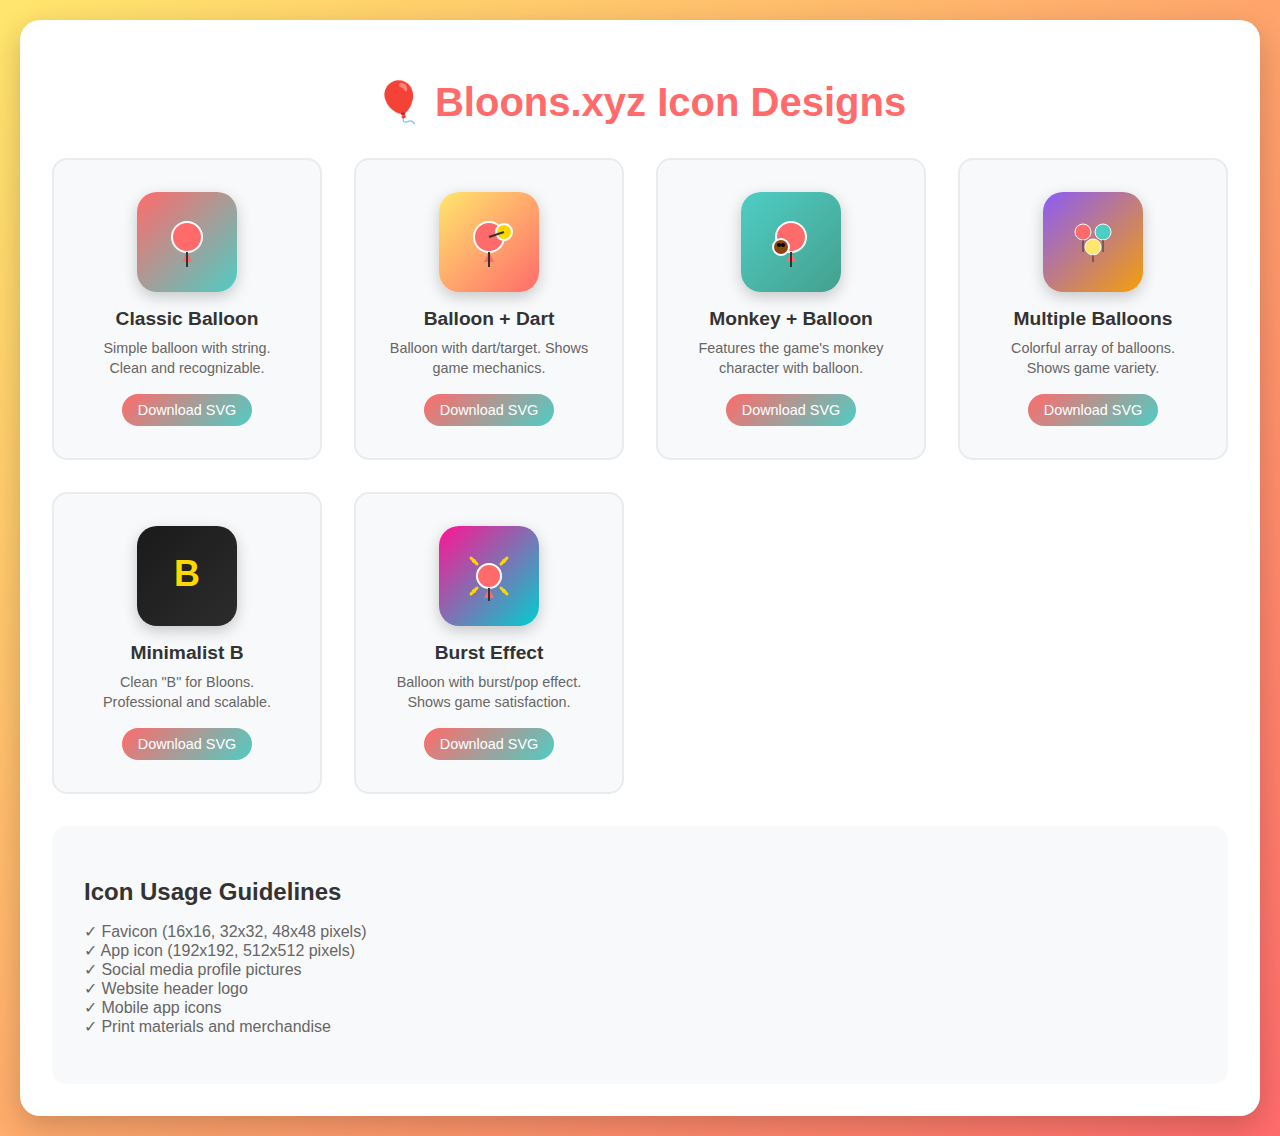
<file: icon-svg.html>
<!DOCTYPE html>
<html lang="en">
<head>
    <meta charset="UTF-8">
    <meta name="viewport" content="width=device-width, initial-scale=1.0">
    <title>Bloons.xyz SVG Icons</title>
    <style>
        body {
            font-family: 'Arial', sans-serif;
            background: linear-gradient(135deg, #FFE66D, #FF6B6B);
            margin: 0;
            padding: 20px;
            min-height: 100vh;
        }
        
        .container {
            max-width: 1200px;
            margin: 0 auto;
            background: white;
            border-radius: 20px;
            padding: 2rem;
            box-shadow: 0 10px 30px rgba(0,0,0,0.2);
        }
        
        h1 {
            text-align: center;
            color: #FF6B6B;
            font-size: 2.5rem;
            margin-bottom: 2rem;
        }
        
        .icon-grid {
            display: grid;
            grid-template-columns: repeat(auto-fit, minmax(250px, 1fr));
            gap: 2rem;
            margin-bottom: 2rem;
        }
        
        .icon-card {
            background: #f8f9fa;
            border-radius: 15px;
            padding: 2rem;
            text-align: center;
            border: 2px solid #e9ecef;
            transition: transform 0.3s ease;
        }
        
        .icon-card:hover {
            transform: translateY(-5px);
            border-color: #FF6B6B;
        }
        
        .icon-preview {
            width: 100px;
            height: 100px;
            margin: 0 auto 1rem;
            border-radius: 20px;
            display: flex;
            align-items: center;
            justify-content: center;
            box-shadow: 0 5px 15px rgba(0,0,0,0.2);
        }
        
        .icon-title {
            font-size: 1.2rem;
            font-weight: bold;
            color: #333;
            margin-bottom: 0.5rem;
        }
        
        .icon-description {
            color: #666;
            font-size: 0.9rem;
            line-height: 1.4;
        }
        
        .download-btn {
            background: linear-gradient(135deg, #FF6B6B, #4ECDC4);
            color: white;
            border: none;
            padding: 0.5rem 1rem;
            border-radius: 25px;
            cursor: pointer;
            font-size: 0.9rem;
            margin-top: 1rem;
            transition: transform 0.3s ease;
        }
        
        .download-btn:hover {
            transform: translateY(-2px);
        }
    </style>
    
    <!-- Google tag (gtag.js) -->
    <script async src="https://www.googletagmanager.com/gtag/js?id=G-GKGJ4Y5ZN8"></script>
    <script>
      window.dataLayer = window.dataLayer || [];
      function gtag(){dataLayer.push(arguments);}
      gtag('js', new Date());

      gtag('config', 'G-GKGJ4Y5ZN8');
    </script>
    
    <!-- Google AdSense -->
    <meta name="google-adsense-account" content="ca-pub-1893638941587898">
    <script async src="https://pagead2.googlesyndication.com/pagead/js/adsbygoogle.js?client=ca-pub-1893638941587898"
         crossorigin="anonymous"></script>
</head>
<body>
    <div class="container">
        <h1>🎈 Bloons.xyz Icon Designs</h1>
        
        <div class="icon-grid">
            <!-- Icon 1: Classic Balloon -->
            <div class="icon-card">
                <div class="icon-preview" style="background: linear-gradient(135deg, #FF6B6B, #4ECDC4);">
                    <svg width="60" height="60" viewBox="0 0 60 60">
                        <circle cx="30" cy="25" r="15" fill="#FF6B6B" stroke="#fff" stroke-width="2"/>
                        <path d="M30 40 L25 50 L35 50 Z" fill="#FF6B6B"/>
                        <line x1="30" y1="40" x2="30" y2="55" stroke="#333" stroke-width="2"/>
                    </svg>
                </div>
                <div class="icon-title">Classic Balloon</div>
                <div class="icon-description">
                    Simple balloon with string. Clean and recognizable.
                </div>
                <button class="download-btn" onclick="downloadSVG('balloon')">Download SVG</button>
            </div>
            
            <!-- Icon 2: Balloon with Dart -->
            <div class="icon-card">
                <div class="icon-preview" style="background: linear-gradient(135deg, #FFE66D, #FF6B6B);">
                    <svg width="60" height="60" viewBox="0 0 60 60">
                        <circle cx="30" cy="25" r="15" fill="#FF6B6B" stroke="#fff" stroke-width="2"/>
                        <path d="M30 40 L25 50 L35 50 Z" fill="#FF6B6B"/>
                        <line x1="30" y1="40" x2="30" y2="55" stroke="#333" stroke-width="2"/>
                        <circle cx="45" cy="20" r="8" fill="#FFD700" stroke="#fff" stroke-width="2"/>
                        <line x1="45" y1="20" x2="30" y2="25" stroke="#333" stroke-width="2"/>
                    </svg>
                </div>
                <div class="icon-title">Balloon + Dart</div>
                <div class="icon-description">
                    Balloon with dart/target. Shows game mechanics.
                </div>
                <button class="download-btn" onclick="downloadSVG('balloon-dart')">Download SVG</button>
            </div>
            
            <!-- Icon 3: Monkey with Balloon -->
            <div class="icon-card">
                <div class="icon-preview" style="background: linear-gradient(135deg, #4ECDC4, #44A08D);">
                    <svg width="60" height="60" viewBox="0 0 60 60">
                        <circle cx="30" cy="25" r="15" fill="#FF6B6B" stroke="#fff" stroke-width="2"/>
                        <path d="M30 40 L25 50 L35 50 Z" fill="#FF6B6B"/>
                        <line x1="30" y1="40" x2="30" y2="55" stroke="#333" stroke-width="2"/>
                        <circle cx="20" cy="35" r="8" fill="#8B4513" stroke="#fff" stroke-width="2"/>
                        <circle cx="18" cy="33" r="2" fill="#000"/>
                        <circle cx="22" cy="33" r="2" fill="#000"/>
                    </svg>
                </div>
                <div class="icon-title">Monkey + Balloon</div>
                <div class="icon-description">
                    Features the game's monkey character with balloon.
                </div>
                <button class="download-btn" onclick="downloadSVG('monkey-balloon')">Download SVG</button>
            </div>
            
            <!-- Icon 4: Multiple Balloons -->
            <div class="icon-card">
                <div class="icon-preview" style="background: linear-gradient(135deg, #8B5CF6, #F59E0B);">
                    <svg width="60" height="60" viewBox="0 0 60 60">
                        <circle cx="20" cy="20" r="8" fill="#FF6B6B" stroke="#fff" stroke-width="1"/>
                        <circle cx="40" cy="20" r="8" fill="#4ECDC4" stroke="#fff" stroke-width="1"/>
                        <circle cx="30" cy="35" r="8" fill="#FFE66D" stroke="#fff" stroke-width="1"/>
                        <line x1="20" y1="28" x2="20" y2="40" stroke="#333" stroke-width="1"/>
                        <line x1="40" y1="28" x2="40" y2="40" stroke="#333" stroke-width="1"/>
                        <line x1="30" y1="43" x2="30" y2="50" stroke="#333" stroke-width="1"/>
                    </svg>
                </div>
                <div class="icon-title">Multiple Balloons</div>
                <div class="icon-description">
                    Colorful array of balloons. Shows game variety.
                </div>
                <button class="download-btn" onclick="downloadSVG('multiple-balloons')">Download SVG</button>
            </div>
            
            <!-- Icon 5: Minimalist B -->
            <div class="icon-card">
                <div class="icon-preview" style="background: linear-gradient(135deg, #1A1A1A, #2C2C2C);">
                    <svg width="60" height="60" viewBox="0 0 60 60">
                        <text x="30" y="40" font-family="Arial, sans-serif" font-size="36" font-weight="bold" text-anchor="middle" fill="#FFD700">B</text>
                    </svg>
                </div>
                <div class="icon-title">Minimalist B</div>
                <div class="icon-description">
                    Clean "B" for Bloons. Professional and scalable.
                </div>
                <button class="download-btn" onclick="downloadSVG('minimalist-b')">Download SVG</button>
            </div>
            
            <!-- Icon 6: Burst Effect -->
            <div class="icon-card">
                <div class="icon-preview" style="background: linear-gradient(135deg, #FF1493, #00CED1);">
                    <svg width="60" height="60" viewBox="0 0 60 60">
                        <circle cx="30" cy="30" r="12" fill="#FF6B6B" stroke="#fff" stroke-width="2"/>
                        <path d="M30 42 L25 52 L35 52 Z" fill="#FF6B6B"/>
                        <line x1="30" y1="42" x2="30" y2="55" stroke="#333" stroke-width="2"/>
                        <path d="M18 18 L12 12 M42 18 L48 12 M18 42 L12 48 M42 42 L48 48" stroke="#FFD700" stroke-width="3" stroke-linecap="round"/>
                        <circle cx="15" cy="15" r="2" fill="#FFD700"/>
                        <circle cx="45" cy="15" r="2" fill="#FFD700"/>
                        <circle cx="15" cy="45" r="2" fill="#FFD700"/>
                        <circle cx="45" cy="45" r="2" fill="#FFD700"/>
                    </svg>
                </div>
                <div class="icon-title">Burst Effect</div>
                <div class="icon-description">
                    Balloon with burst/pop effect. Shows game satisfaction.
                </div>
                <button class="download-btn" onclick="downloadSVG('burst-effect')">Download SVG</button>
            </div>
        </div>
        
        <div style="background: #f8f9fa; border-radius: 15px; padding: 2rem; margin-top: 2rem;">
            <h2 style="color: #333; margin-bottom: 1rem;">Icon Usage Guidelines</h2>
            <ul style="list-style: none; padding: 0; color: #666;">
                <li>✓ Favicon (16x16, 32x32, 48x48 pixels)</li>
                <li>✓ App icon (192x192, 512x512 pixels)</li>
                <li>✓ Social media profile pictures</li>
                <li>✓ Website header logo</li>
                <li>✓ Mobile app icons</li>
                <li>✓ Print materials and merchandise</li>
            </ul>
        </div>
    </div>

    <script>
        function downloadSVG(type) {
            const svgContent = getSVGContent(type);
            const blob = new Blob([svgContent], { type: 'image/svg+xml' });
            const url = URL.createObjectURL(blob);
            const a = document.createElement('a');
            a.href = url;
            a.download = `bloons-icon-${type}.svg`;
            a.click();
            URL.revokeObjectURL(url);
        }
        
        function getSVGContent(type) {
            const svgContents = {
                'balloon': `<svg width="512" height="512" viewBox="0 0 512 512" xmlns="http://www.w3.org/2000/svg">
                    <defs>
                        <linearGradient id="balloonGrad" x1="0%" y1="0%" x2="100%" y2="100%">
                            <stop offset="0%" style="stop-color:#FF6B6B"/>
                            <stop offset="100%" style="stop-color:#4ECDC4"/>
                        </linearGradient>
                    </defs>
                    <circle cx="256" cy="200" r="120" fill="url(#balloonGrad)" stroke="#fff" stroke-width="8"/>
                    <path d="M256 320 L200 400 L312 400 Z" fill="url(#balloonGrad)"/>
                    <line x1="256" y1="320" x2="256" y2="450" stroke="#333" stroke-width="6"/>
                </svg>`,
                
                'balloon-dart': `<svg width="512" height="512" viewBox="0 0 512 512" xmlns="http://www.w3.org/2000/svg">
                    <defs>
                        <linearGradient id="balloonGrad2" x1="0%" y1="0%" x2="100%" y2="100%">
                            <stop offset="0%" style="stop-color:#FF6B6B"/>
                            <stop offset="100%" style="stop-color:#4ECDC4"/>
                        </linearGradient>
                    </defs>
                    <circle cx="256" cy="200" r="120" fill="url(#balloonGrad2)" stroke="#fff" stroke-width="8"/>
                    <path d="M256 320 L200 400 L312 400 Z" fill="url(#balloonGrad2)"/>
                    <line x1="256" y1="320" x2="256" y2="450" stroke="#333" stroke-width="6"/>
                    <circle cx="380" cy="160" r="60" fill="#FFD700" stroke="#fff" stroke-width="6"/>
                    <line x1="380" y1="160" x2="256" y2="200" stroke="#333" stroke-width="4"/>
                </svg>`,
                
                'monkey-balloon': `<svg width="512" height="512" viewBox="0 0 512 512" xmlns="http://www.w3.org/2000/svg">
                    <defs>
                        <linearGradient id="balloonGrad3" x1="0%" y1="0%" x2="100%" y2="100%">
                            <stop offset="0%" style="stop-color:#FF6B6B"/>
                            <stop offset="100%" style="stop-color:#4ECDC4"/>
                        </linearGradient>
                    </defs>
                    <circle cx="256" cy="200" r="120" fill="url(#balloonGrad3)" stroke="#fff" stroke-width="8"/>
                    <path d="M256 320 L200 400 L312 400 Z" fill="url(#balloonGrad3)"/>
                    <line x1="256" y1="320" x2="256" y2="450" stroke="#333" stroke-width="6"/>
                    <circle cx="160" cy="280" r="60" fill="#8B4513" stroke="#fff" stroke-width="6"/>
                    <circle cx="150" cy="270" r="12" fill="#000"/>
                    <circle cx="170" cy="270" r="12" fill="#000"/>
                </svg>`,
                
                'multiple-balloons': `<svg width="512" height="512" viewBox="0 0 512 512" xmlns="http://www.w3.org/2000/svg">
                    <circle cx="200" cy="180" r="60" fill="#FF6B6B" stroke="#fff" stroke-width="4"/>
                    <circle cx="312" cy="180" r="60" fill="#4ECDC4" stroke="#fff" stroke-width="4"/>
                    <circle cx="256" cy="280" r="60" fill="#FFE66D" stroke="#fff" stroke-width="4"/>
                    <line x1="200" y1="240" x2="200" y2="320" stroke="#333" stroke-width="3"/>
                    <line x1="312" y1="240" x2="312" y2="320" stroke="#333" stroke-width="3"/>
                    <line x1="256" y1="340" x2="256" y2="400" stroke="#333" stroke-width="3"/>
                </svg>`,
                
                'minimalist-b': `<svg width="512" height="512" viewBox="0 0 512 512" xmlns="http://www.w3.org/2000/svg">
                    <defs>
                        <linearGradient id="bgGrad" x1="0%" y1="0%" x2="100%" y2="100%">
                            <stop offset="0%" style="stop-color:#1A1A1A"/>
                            <stop offset="100%" style="stop-color:#2C2C2C"/>
                        </linearGradient>
                    </defs>
                    <rect width="512" height="512" fill="url(#bgGrad)" rx="80"/>
                    <text x="256" y="320" font-family="Arial, sans-serif" font-size="240" font-weight="bold" text-anchor="middle" fill="#FFD700">B</text>
                </svg>`,
                
                'burst-effect': `<svg width="512" height="512" viewBox="0 0 512 512" xmlns="http://www.w3.org/2000/svg">
                    <defs>
                        <linearGradient id="balloonGrad4" x1="0%" y1="0%" x2="100%" y2="100%">
                            <stop offset="0%" style="stop-color:#FF6B6B"/>
                            <stop offset="100%" style="stop-color:#4ECDC4"/>
                        </linearGradient>
                    </defs>
                    <circle cx="256" cy="256" r="100" fill="url(#balloonGrad4)" stroke="#fff" stroke-width="8"/>
                    <path d="M256 356 L200 436 L312 436 Z" fill="url(#balloonGrad4)"/>
                    <line x1="256" y1="356" x2="256" y2="480" stroke="#333" stroke-width="6"/>
                    <path d="M150 150 L100 100 M362 150 L412 100 M150 362 L100 412 M362 362 L412 412" stroke="#FFD700" stroke-width="8" stroke-linecap="round"/>
                    <circle cx="120" cy="120" r="12" fill="#FFD700"/>
                    <circle cx="392" cy="120" r="12" fill="#FFD700"/>
                    <circle cx="120" cy="392" r="12" fill="#FFD700"/>
                    <circle cx="392" cy="392" r="12" fill="#FFD700"/>
                </svg>`
            };
            
            return svgContents[type] || '';
        }
    </script>
</body>
</html>
</file>
<file: styles.css>
/* Reset and Base Styles */
* {
    margin: 0;
    padding: 0;
    box-sizing: border-box;
}

body {
    font-family: 'Nunito', sans-serif;
    line-height: 1.6;
    color: #333;
    background-color: #F8F9FA;
}

.container {
    max-width: 1200px;
    margin: 0 auto;
    padding: 0 20px;
}

/* Override container width for game sections */
.hero-game .container,
.how-to-play .container {
    max-width: 1200px;
}

/* Force game sections to use full width */
.hero-game .container {
    padding: 0 20px;
}

.how-to-play .container {
    padding: 0 20px;
}

/* Navigation Styles */
.navbar {
    background: linear-gradient(135deg, #FF6B6B, #4ECDC4);
    padding: 1rem 0;
    position: fixed;
    top: 0;
    width: 100%;
    z-index: 1000;
    box-shadow: 0 2px 10px rgba(0,0,0,0.1);
}

.nav-container {
    max-width: 1200px;
    margin: 0 auto;
    padding: 0 20px;
    display: flex;
    justify-content: space-between;
    align-items: center;
}

.nav-logo h1 {
    color: white;
    font-family: 'Fredoka One', cursive;
    font-size: 1.8rem;
    text-shadow: 2px 2px 4px rgba(0,0,0,0.3);
}

.nav-menu {
    display: flex;
    list-style: none;
    gap: 2rem;
}

.nav-link {
    color: white;
    text-decoration: none;
    font-weight: 600;
    transition: all 0.3s ease;
    padding: 0.5rem 1rem;
    border-radius: 25px;
}

.nav-link:hover {
    background-color: rgba(255,255,255,0.2);
    transform: translateY(-2px);
}

.hamburger {
    display: none;
    flex-direction: column;
    cursor: pointer;
}

.bar {
    width: 25px;
    height: 3px;
    background-color: white;
    margin: 3px 0;
    transition: 0.3s;
}

/* Hero Game Section */
.hero-game {
    margin-top: 80px;
    padding: 4rem 0;
    background: linear-gradient(135deg, #FFE66D, #FF6B6B);
    min-height: 100vh;
    display: flex;
    flex-direction: column;
    align-items: center;
    justify-content: center;
}

.game-header {
    text-align: center;
    margin-bottom: 3rem;
    max-width: 1080px;
    margin-left: auto;
    margin-right: auto;
    padding: 0 20px;
}

.game-header h2 {
    font-family: 'Fredoka One', cursive;
    font-size: 3rem;
    color: white;
    text-shadow: 2px 2px 4px rgba(0,0,0,0.3);
    margin-bottom: 1rem;
}

.game-header p {
    font-size: 1.2rem;
    color: white;
    text-shadow: 1px 1px 2px rgba(0,0,0,0.3);
}

.game-container {
    background: white;
    border-radius: 20px;
    padding: 2rem;
    box-shadow: 0 10px 30px rgba(0,0,0,0.2);
    max-width: 1080px;
    margin: 0 auto;
    width: 100%;
    display: block;
    min-height: 650px;
}

/* Game Preview Card */
.game-preview {
    background: linear-gradient(135deg, #2C3E50, #34495E);
    background-image: url('images/bloons.png');
    background-size: cover;
    background-position: center;
    background-repeat: no-repeat;
    border-radius: 15px;
    padding: 2rem;
    text-align: center;
    box-shadow: 0 15px 35px rgba(0,0,0,0.3);
    border: 2px solid rgba(255,255,255,0.1);
    height: 600px;
    display: flex;
    flex-direction: column;
    justify-content: center;
    align-items: center;
    position: relative;
}

.game-preview::before {
    content: '';
    position: absolute;
    top: 0;
    left: 0;
    right: 0;
    bottom: 0;
    background-image: url('images/bloons.png');
    background-size: cover;
    background-position: center;
    background-repeat: no-repeat;
    filter: blur(8px);
    opacity: 0.3;
    z-index: 1;
    border-radius: 15px;
}

.game-thumbnail {
    margin-bottom: 2rem;
    position: relative;
    z-index: 2;
}

.thumbnail-content {
    background: rgba(255,255,255,0.1);
    border-radius: 10px;
    padding: 1.5rem;
    backdrop-filter: blur(10px);
}

.game-icon {
    font-size: 4rem;
    margin-bottom: 1rem;
    animation: float 2s ease-in-out infinite;
}

.thumbnail-content h3 {
    color: white;
    font-family: 'Fredoka One', cursive;
    font-size: 1.8rem;
    margin-bottom: 0.5rem;
}

.thumbnail-content p {
    color: rgba(255,255,255,0.8);
    font-size: 1rem;
}

/* PLAY NOW Button */
.play-now-btn {
    background: linear-gradient(135deg, #1A1A1A, #2C2C2C);
    border: none;
    border-radius: 12px;
    padding: 1rem 2.5rem;
    color: #FFD700;
    font-family: 'Fredoka One', cursive;
    font-size: 1.2rem;
    font-weight: bold;
    cursor: pointer;
    position: relative;
    overflow: hidden;
    transition: all 0.3s ease;
    box-shadow: 0 8px 20px rgba(0,0,0,0.4);
    border: 2px solid rgba(255,215,0,0.3);
    z-index: 2;
}

.play-now-btn:hover {
    transform: translateY(-3px);
    box-shadow: 0 12px 25px rgba(0,0,0,0.5);
    background: linear-gradient(135deg, #2C2C2C, #1A1A1A);
}

.play-now-btn:active {
    transform: translateY(-1px);
}

.btn-text {
    position: relative;
    z-index: 2;
    text-shadow: 1px 1px 2px rgba(0,0,0,0.5);
}

.btn-indicator {
    position: absolute;
    bottom: 0;
    left: 50%;
    transform: translateX(-50%);
    width: 30px;
    height: 3px;
    background: #FFD700;
    border-radius: 2px;
    opacity: 0.7;
}

.play-now-btn:hover .btn-indicator {
    opacity: 1;
    width: 40px;
    transition: all 0.3s ease;
}

.game-iframe-wrapper {
    border-radius: 15px;
    overflow: hidden;
    margin-bottom: 2rem;
    box-shadow: 0 5px 15px rgba(0,0,0,0.1);
    position: relative;
    height: 600px;
}

.iframe-background {
    position: relative;
    border-radius: 15px;
    overflow: visible;
    height: 100%;
    width: 100%;
    background-image: url('images/bloons.png');
    background-size: cover;
    background-position: center;
    background-repeat: no-repeat;
}

.iframe-background::before {
    content: '';
    position: absolute;
    top: 0;
    left: 0;
    right: 0;
    bottom: 0;
    background-image: url('images/bloons.png');
    background-size: cover;
    background-position: center;
    background-repeat: no-repeat;
    filter: blur(8px);
    opacity: 0.3;
    z-index: 1;
    transition: opacity 0.5s ease;
}

.iframe-background.hide-background {
    background-image: none !important;
}

.iframe-background.hide-background::before {
    opacity: 0 !important;
    visibility: hidden !important;
    display: none !important;
}

.iframe-background iframe {
    position: absolute;
    top: 0;
    left: 0;
    z-index: 10;
    background: linear-gradient(135deg, #FFE66D, #FF6B6B);
    border-radius: 15px;
    height: 100%;
    width: 100%;
    border: none;
    transition: background 0.5s ease;
    display: block;
}

.iframe-background.hide-background iframe {
    background: transparent !important;
    z-index: 20 !important;
    position: absolute !important;
    top: 0 !important;
    left: 0 !important;
    width: 100% !important;
    height: 100% !important;
}

.game-instructions {
    background: linear-gradient(135deg, #4ECDC4, #44A08D);
    padding: 2rem;
    border-radius: 15px;
    color: white;
    max-width: 1080px;
    margin: 2rem auto 0;
    width: 100%;
    box-shadow: 0 10px 30px rgba(0,0,0,0.2);
}

.game-instructions h3 {
    font-family: 'Fredoka One', cursive;
    font-size: 1.5rem;
    margin-bottom: 1.5rem;
    text-align: center;
}

.instruction-steps {
    display: grid;
    grid-template-columns: repeat(auto-fit, minmax(200px, 1fr));
    gap: 1rem;
}

.step {
    display: flex;
    align-items: center;
    gap: 1rem;
    background: rgba(255,255,255,0.2);
    padding: 1rem;
    border-radius: 10px;
    backdrop-filter: blur(10px);
}

.step-number {
    background: #FFE66D;
    color: #333;
    width: 30px;
    height: 30px;
    border-radius: 50%;
    display: flex;
    align-items: center;
    justify-content: center;
    font-weight: bold;
    font-size: 1.1rem;
}

/* What is Bloons Section */
.what-is-bloons {
    padding: 4rem 0;
    background: white;
}

.what-is-bloons h2 {
    font-family: 'Fredoka One', cursive;
    font-size: 2.5rem;
    color: #FF6B6B;
    text-align: center;
    margin-bottom: 3rem;
}

.content-grid {
    display: grid;
    grid-template-columns: 1fr 1fr;
    gap: 3rem;
    align-items: center;
}

.text-content p {
    font-size: 1.1rem;
    margin-bottom: 1.5rem;
    color: #666;
}


.balloon, .monkey, .dart {
    position: absolute;
    font-size: 2rem;
    animation: float 3s ease-in-out infinite;
}

.balloon-1 { top: 20%; left: 20%; animation-delay: 0s; }
.balloon-2 { top: 30%; right: 20%; animation-delay: 1s; }
.balloon-3 { bottom: 30%; left: 30%; animation-delay: 2s; }
.monkey { bottom: 20%; right: 30%; animation-delay: 0.5s; }
.dart { top: 50%; left: 50%; animation-delay: 1.5s; }

@keyframes float {
    0%, 100% { transform: translateY(0px); }
    50% { transform: translateY(-10px); }
}

/* Game Features Section */
.game-features {
    padding: 4rem 0;
    background: linear-gradient(135deg, #4ECDC4, #44A08D);
    color: white;
}

.game-features h2 {
    font-family: 'Fredoka One', cursive;
    font-size: 2.5rem;
    text-align: center;
    margin-bottom: 3rem;
    text-shadow: 2px 2px 4px rgba(0,0,0,0.3);
}

.features-grid {
    display: grid;
    grid-template-columns: repeat(auto-fit, minmax(250px, 1fr));
    gap: 2rem;
}

.feature-card {
    background: rgba(255,255,255,0.1);
    padding: 2rem;
    border-radius: 15px;
    text-align: center;
    backdrop-filter: blur(10px);
    border: 1px solid rgba(255,255,255,0.2);
    transition: transform 0.3s ease;
}

.feature-card:hover {
    transform: translateY(-5px);
}

.feature-icon {
    font-size: 3rem;
    margin-bottom: 1rem;
}

.feature-card h3 {
    font-size: 1.3rem;
    margin-bottom: 1rem;
    color: #FFE66D;
}

/* How to Play Section */
.how-to-play {
    padding: 4rem 0;
    background: white;
}

.how-to-play h2 {
    font-family: 'Fredoka One', cursive;
    font-size: 2.5rem;
    color: #FF6B6B;
    text-align: center;
    margin-bottom: 3rem;
}

.play-steps {
    display: grid;
    grid-template-columns: repeat(auto-fit, minmax(250px, 1fr));
    gap: 2rem;
    max-width: 1080px;
    margin: 0 auto;
    width: 100%;
    padding: 0 20px;
}

.play-step {
    text-align: center;
    padding: 2rem;
    background: linear-gradient(135deg, #FFE66D, #FF6B6B);
    border-radius: 15px;
    color: white;
    transition: transform 0.3s ease;
}

.play-step:hover {
    transform: translateY(-5px);
}

.step-icon {
    font-size: 3rem;
    margin-bottom: 1rem;
}

.play-step h3 {
    font-size: 1.3rem;
    margin-bottom: 1rem;
}

/* Why Choose Section */
.why-choose {
    padding: 4rem 0;
    background: linear-gradient(135deg, #FF6B6B, #4ECDC4);
    color: white;
}

.why-choose h2 {
    font-family: 'Fredoka One', cursive;
    font-size: 2.5rem;
    text-align: center;
    margin-bottom: 3rem;
    text-shadow: 2px 2px 4px rgba(0,0,0,0.3);
}

.benefits-grid {
    display: grid;
    grid-template-columns: repeat(auto-fit, minmax(250px, 1fr));
    gap: 2rem;
}

.benefit-item {
    background: rgba(255,255,255,0.1);
    padding: 2rem;
    border-radius: 15px;
    text-align: center;
    backdrop-filter: blur(10px);
    border: 1px solid rgba(255,255,255,0.2);
    transition: transform 0.3s ease;
}

.benefit-item:hover {
    transform: translateY(-5px);
}

.benefit-icon {
    font-size: 3rem;
    margin-bottom: 1rem;
}

.benefit-item h3 {
    font-size: 1.3rem;
    margin-bottom: 1rem;
    color: #FFE66D;
}

/* FAQ Section */
.faq {
    padding: 4rem 0;
    background: white;
}

.faq h2 {
    font-family: 'Fredoka One', cursive;
    font-size: 2.5rem;
    color: #FF6B6B;
    text-align: center;
    margin-bottom: 3rem;
}

.faq-list {
    max-width: 800px;
    margin: 0 auto;
}

.faq-item {
    background: #f8f9fa;
    margin-bottom: 1rem;
    border-radius: 10px;
    overflow: hidden;
    border: 1px solid #e9ecef;
}

.faq-question {
    padding: 1.5rem;
    background: linear-gradient(135deg, #4ECDC4, #44A08D);
    color: white;
    cursor: pointer;
    display: flex;
    justify-content: space-between;
    align-items: center;
    transition: background 0.3s ease;
}

.faq-question:hover {
    background: linear-gradient(135deg, #44A08D, #4ECDC4);
}

.faq-question h3 {
    font-size: 1.1rem;
    margin: 0;
}

.faq-toggle {
    font-size: 1.5rem;
    font-weight: bold;
    transition: transform 0.3s ease;
}

.faq-item.active .faq-toggle {
    transform: rotate(45deg);
}

.faq-answer {
    padding: 0 1.5rem;
    max-height: 0;
    overflow: hidden;
    transition: all 0.3s ease;
}

.faq-item.active .faq-answer {
    padding: 1.5rem;
    max-height: 200px;
}

/* Contact Section */
.contact {
    padding: 4rem 0;
    background: linear-gradient(135deg, #FFE66D, #FF6B6B);
    color: white;
}

.contact h2 {
    font-family: 'Fredoka One', cursive;
    font-size: 2.5rem;
    text-align: center;
    margin-bottom: 3rem;
    text-shadow: 2px 2px 4px rgba(0,0,0,0.3);
}

.contact-content {
    display: grid;
    grid-template-columns: 1fr 1fr;
    gap: 3rem;
    align-items: start;
}

.contact-info h3 {
    font-size: 1.5rem;
    margin-bottom: 1rem;
    color: #FFE66D;
}

.contact-methods {
    margin-top: 2rem;
}

.contact-method {
    display: flex;
    align-items: center;
    gap: 1rem;
    margin-bottom: 1rem;
    background: rgba(255,255,255,0.1);
    padding: 1rem;
    border-radius: 10px;
    backdrop-filter: blur(10px);
}

.contact-icon {
    font-size: 1.5rem;
}

.contact-form {
    background: rgba(255,255,255,0.1);
    padding: 2rem;
    border-radius: 15px;
    backdrop-filter: blur(10px);
}

.contact-form input,
.contact-form textarea {
    width: 100%;
    padding: 1rem;
    margin-bottom: 1rem;
    border: none;
    border-radius: 10px;
    background: rgba(255,255,255,0.9);
    color: #333;
    font-family: inherit;
}

.contact-form input::placeholder,
.contact-form textarea::placeholder {
    color: #666;
}

.submit-btn {
    background: linear-gradient(135deg, #4ECDC4, #44A08D);
    color: white;
    border: none;
    padding: 1rem 2rem;
    border-radius: 25px;
    font-size: 1.1rem;
    font-weight: 600;
    cursor: pointer;
    transition: transform 0.3s ease;
    width: 100%;
}

.submit-btn:hover {
    transform: translateY(-2px);
}

/* Footer */
.footer {
    background: #333;
    color: white;
    padding: 3rem 0 1rem;
}

.footer-content {
    display: grid;
    grid-template-columns: repeat(auto-fit, minmax(250px, 1fr));
    gap: 2rem;
    margin-bottom: 2rem;
}

.footer-section h3,
.footer-section h4 {
    margin-bottom: 1rem;
    color: #FFE66D;
}

.footer-section ul {
    list-style: none;
}

.footer-section ul li {
    margin-bottom: 0.5rem;
}

.footer-section a {
    color: #ccc;
    text-decoration: none;
    transition: color 0.3s ease;
}

.footer-section a:hover {
    color: #FFE66D;
}

.social-links {
    display: flex;
    gap: 1rem;
}

.social-link {
    font-size: 1.5rem;
    transition: transform 0.3s ease;
}

.social-link:hover {
    transform: scale(1.2);
}

.footer-bottom {
    text-align: center;
    padding-top: 2rem;
    border-top: 1px solid #555;
    color: #ccc;
}

.footer-bottom a {
    color: #FFE66D;
    text-decoration: none;
}

/* Responsive Design */
@media (max-width: 768px) {
    .hamburger {
        display: flex;
    }
    
    .nav-menu {
        position: fixed;
        left: -100%;
        top: 70px;
        flex-direction: column;
        background-color: rgba(255,107,107,0.95);
        width: 100%;
        text-align: center;
        transition: 0.3s;
        box-shadow: 0 10px 27px rgba(0,0,0,0.05);
        backdrop-filter: blur(10px);
    }
    
    .nav-menu.active {
        left: 0;
    }
    
    .nav-menu li {
        margin: 1rem 0;
    }
    
    .game-header h2 {
        font-size: 2rem;
    }
    
    .content-grid {
        grid-template-columns: 1fr;
    }
    
    .contact-content {
        grid-template-columns: 1fr;
    }
    
    .instruction-steps {
        grid-template-columns: 1fr;
    }
    
    .features-grid,
    .play-steps,
    .benefits-grid {
        grid-template-columns: 1fr;
    }
}

@media (max-width: 480px) {
    .container {
        padding: 0 15px;
    }
    
    .game-header h2 {
        font-size: 1.8rem;
    }
    
    .game-container {
        padding: 1rem;
    }
    
    .game-iframe-wrapper iframe {
        height: 400px;
    }
}

/* Animations */
@keyframes fadeInUp {
    from {
        opacity: 0;
        transform: translateY(30px);
    }
    to {
        opacity: 1;
        transform: translateY(0);
    }
}

.fade-in-up {
    animation: fadeInUp 0.6s ease-out;
}

/* Smooth scrolling */
html {
    scroll-behavior: smooth;
}

/* About Page Specific Styles */
.about-hero {
    margin-top: 80px;
    padding: 4rem 0;
    background: linear-gradient(135deg, #FF6B6B, #4ECDC4);
    color: white;
    text-align: center;
}

.about-hero h1 {
    font-family: 'Fredoka One', cursive;
    font-size: 3rem;
    margin-bottom: 1rem;
    text-shadow: 2px 2px 4px rgba(0,0,0,0.3);
}

.about-hero p {
    font-size: 1.2rem;
    text-shadow: 1px 1px 2px rgba(0,0,0,0.3);
}

.mission, .team, .history, .values, .partners, .privacy {
    padding: 4rem 0;
}

.mission {
    background: white;
}

.mission h2, .team h2, .history h2, .values h2, .partners h2, .privacy h2 {
    font-family: 'Fredoka One', cursive;
    font-size: 2.5rem;
    color: #FF6B6B;
    text-align: center;
    margin-bottom: 3rem;
}

.mission-content {
    display: grid;
    grid-template-columns: 2fr 1fr;
    gap: 3rem;
    align-items: center;
}

.mission-visual {
    text-align: center;
}

.mission-icon {
    font-size: 8rem;
    animation: float 3s ease-in-out infinite;
}

.team {
    background: linear-gradient(135deg, #4ECDC4, #44A08D);
    color: white;
}

.team h2 {
    color: white;
    text-shadow: 2px 2px 4px rgba(0,0,0,0.3);
}

.team-grid {
    display: grid;
    grid-template-columns: repeat(auto-fit, minmax(300px, 1fr));
    gap: 2rem;
}

.team-member {
    background: rgba(255,255,255,0.1);
    padding: 2rem;
    border-radius: 15px;
    text-align: center;
    backdrop-filter: blur(10px);
    border: 1px solid rgba(255,255,255,0.2);
    transition: transform 0.3s ease;
}

.team-member:hover {
    transform: translateY(-5px);
}

.member-avatar {
    font-size: 4rem;
    margin-bottom: 1rem;
}

.team-member h3 {
    color: #FFE66D;
    margin-bottom: 1rem;
}

.history {
    background: white;
}

.timeline {
    max-width: 800px;
    margin: 0 auto;
}

.timeline-item {
    display: flex;
    gap: 2rem;
    margin-bottom: 3rem;
    align-items: center;
}

.timeline-year {
    background: linear-gradient(135deg, #FF6B6B, #4ECDC4);
    color: white;
    padding: 1rem 2rem;
    border-radius: 25px;
    font-weight: bold;
    font-size: 1.1rem;
    min-width: 120px;
    text-align: center;
}

.timeline-content {
    flex: 1;
}

.timeline-content h3 {
    color: #FF6B6B;
    margin-bottom: 0.5rem;
}

.values {
    background: linear-gradient(135deg, #FFE66D, #FF6B6B);
    color: white;
}

.values h2 {
    color: white;
    text-shadow: 2px 2px 4px rgba(0,0,0,0.3);
}

.values-grid {
    display: grid;
    grid-template-columns: repeat(auto-fit, minmax(250px, 1fr));
    gap: 2rem;
}

.value-item {
    background: rgba(255,255,255,0.1);
    padding: 2rem;
    border-radius: 15px;
    text-align: center;
    backdrop-filter: blur(10px);
    border: 1px solid rgba(255,255,255,0.2);
    transition: transform 0.3s ease;
}

.value-item:hover {
    transform: translateY(-5px);
}

.value-icon {
    font-size: 3rem;
    margin-bottom: 1rem;
}

.value-item h3 {
    color: #FFE66D;
    margin-bottom: 1rem;
}

.partners {
    background: white;
}

.partners-content {
    text-align: center;
}

.partner-logos {
    display: flex;
    justify-content: center;
    gap: 2rem;
    margin-top: 2rem;
    flex-wrap: wrap;
}

.partner-logo {
    background: linear-gradient(135deg, #4ECDC4, #44A08D);
    color: white;
    padding: 1rem 2rem;
    border-radius: 25px;
    font-weight: bold;
}

.privacy {
    background: #f8f9fa;
}

.privacy-content h3 {
    color: #FF6B6B;
    margin-bottom: 1rem;
    margin-top: 2rem;
}

.privacy-content h3:first-child {
    margin-top: 0;
}

.privacy-content a {
    color: #FF6B6B;
    text-decoration: none;
}

.privacy-content a:hover {
    text-decoration: underline;
}

/* Responsive adjustments for about page */
@media (max-width: 768px) {
    .mission-content {
        grid-template-columns: 1fr;
    }
    
    .timeline-item {
        flex-direction: column;
        text-align: center;
    }
    
    .timeline-year {
        min-width: auto;
    }
    
    .partner-logos {
        flex-direction: column;
        align-items: center;
    }
}
</file>
